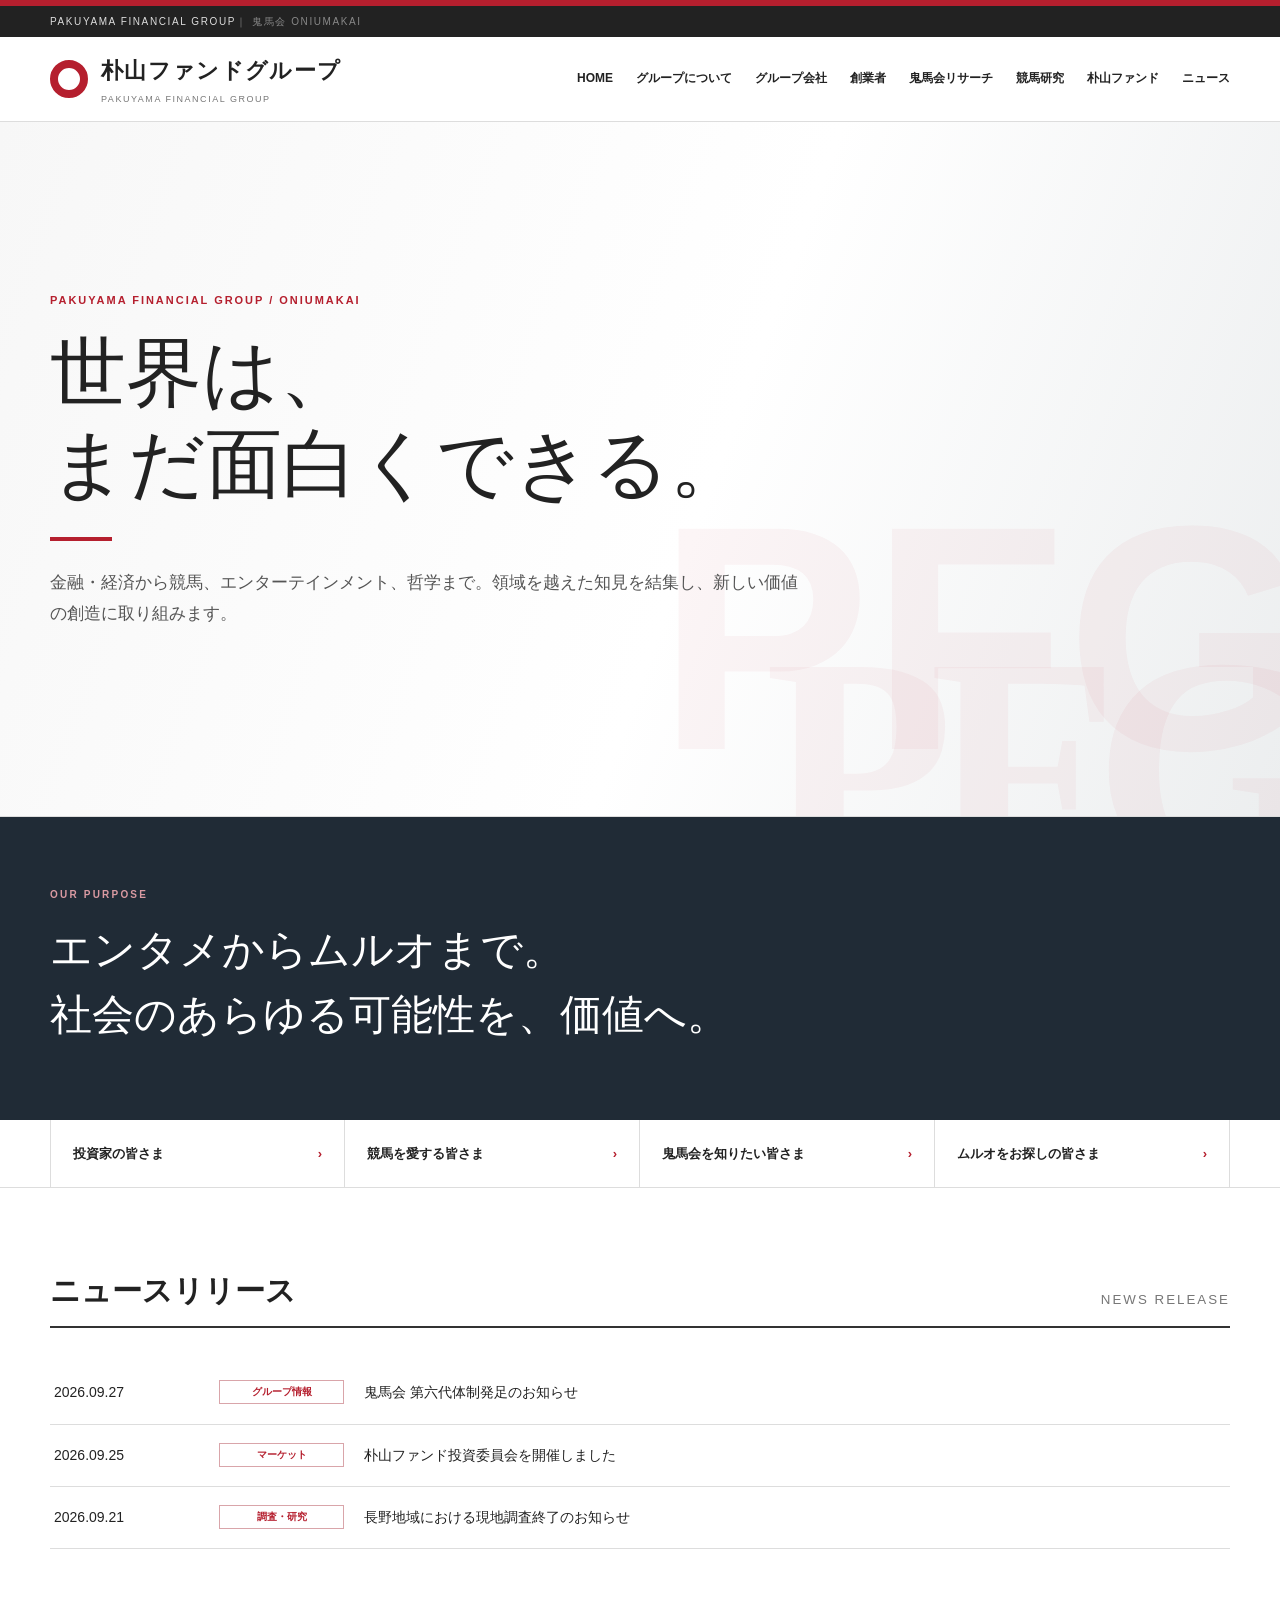
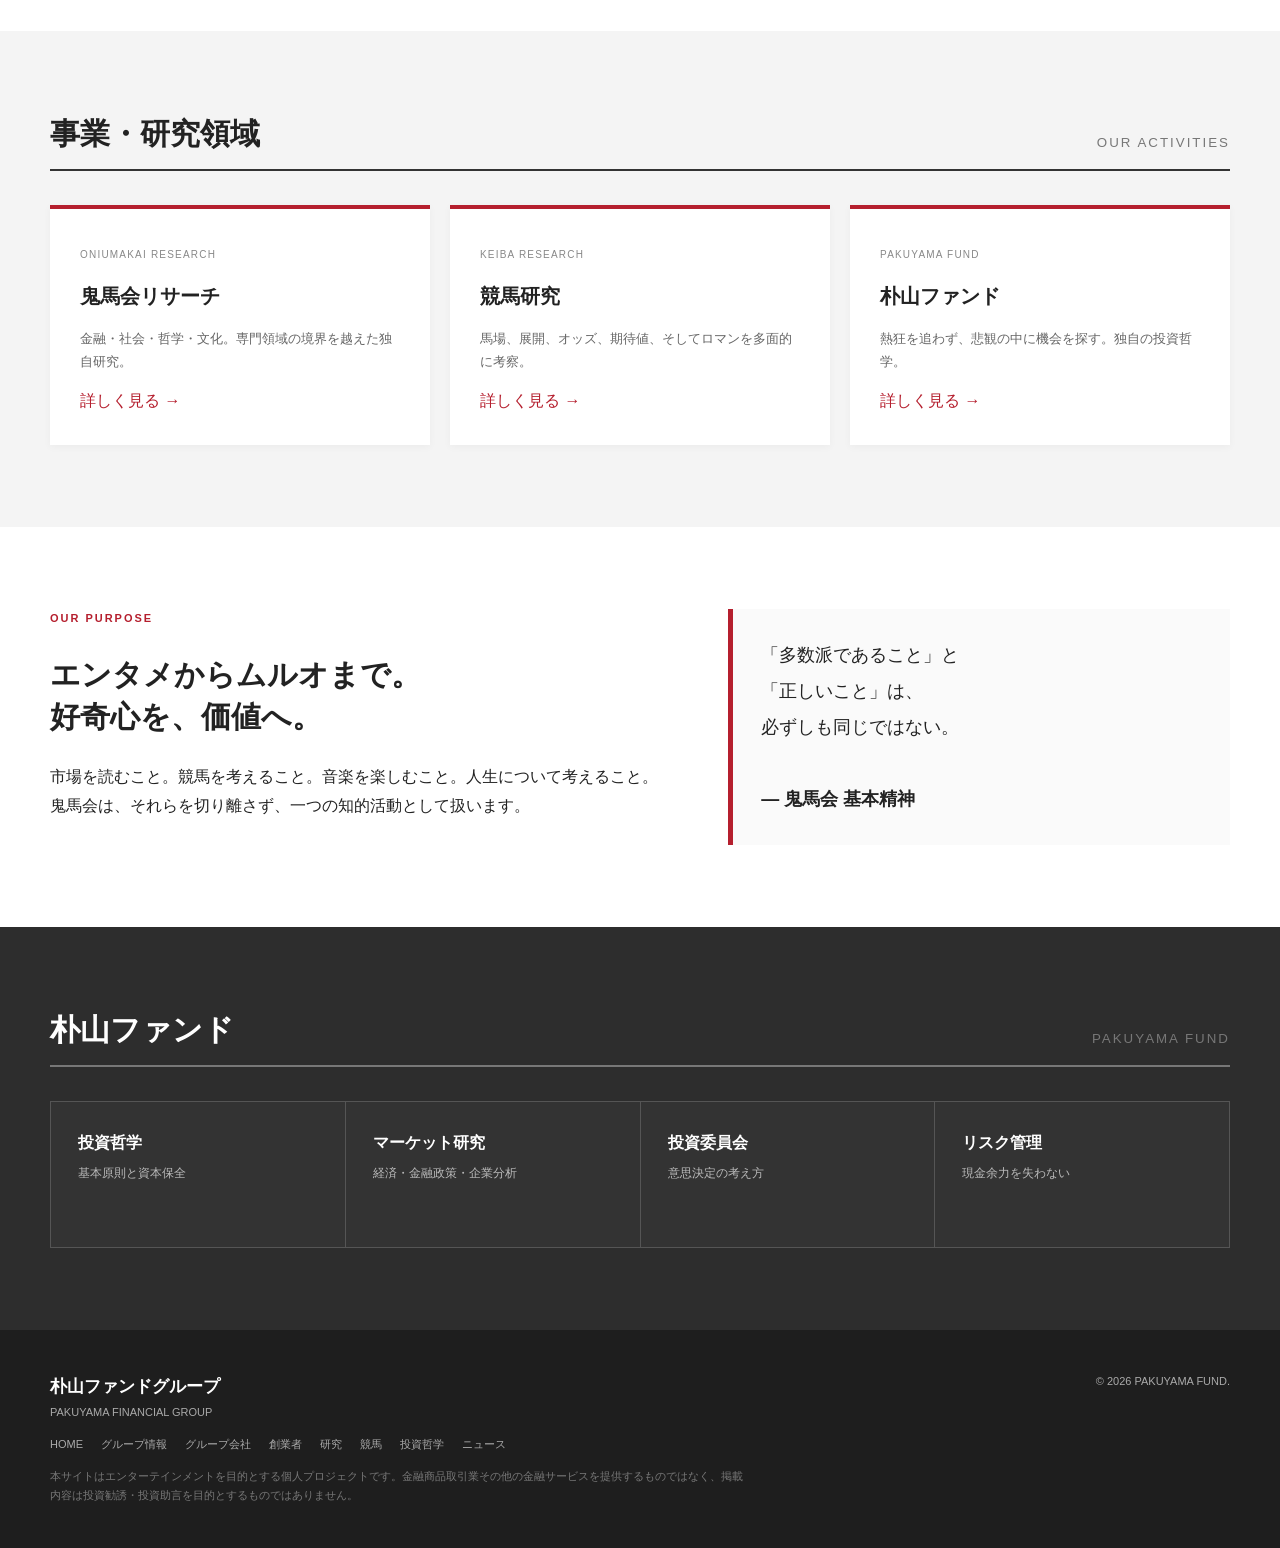
<file: index.html>
<!doctype html><html lang="ja"><head><meta charset="utf-8"><meta name="google-site-verification" content="Q7sUVF2catArh0vSzHpQg8W8boAnvfnslU_hJKiPABY" /><meta name="viewport" content="width=device-width,initial-scale=1"><title>鬼馬会 | 朴山ファンドグループ</title><link rel="stylesheet" href="style.css"></head><body><div class="topline"></div><div class="corpbar"><div class="wrap">PAKUYAMA FINANCIAL GROUP <span>｜ 鬼馬会 ONIUMAKAI</span></div></div><header><div class="wrap head"><a class="logo" href="index.html"><div class="mark"></div><div><strong>朴山ファンドグループ</strong><small>PAKUYAMA FINANCIAL GROUP</small></div></a><nav class="nav"><a href="index.html">HOME</a><a href="about.html">グループについて</a><a href="group.html">グループ会社</a><a href="founder.html">創業者</a><a href="research.html">鬼馬会リサーチ</a><a href="keiba.html">競馬研究</a><a href="fund.html">朴山ファンド</a><a href="news.html">ニュース</a></nav><div class="mobile">MENU</div></div></header><main><section class="hero mega"><div class="wrap hero-inner"><div><div class="eyebrow">PAKUYAMA FINANCIAL GROUP / ONIUMAKAI</div><h1>世界は、<br>まだ面白くできる。</h1><div class="redline"></div><p class="lead">金融・経済から競馬、エンターテインメント、哲学まで。領域を越えた知見を結集し、新しい価値の創造に取り組みます。</p></div></div></section><div class="group-message"><div class="wrap"><b>OUR PURPOSE</b><h2>エンタメからムルオまで。<br>社会のあらゆる可能性を、価値へ。</h2></div></div><div class="quick"><div class="wrap quick-grid"><a href="research.html">投資家の皆さま <span>›</span></a><a href="keiba.html">競馬を愛する皆さま <span>›</span></a><a href="about.html">鬼馬会を知りたい皆さま <span>›</span></a><a href="research.html">ムルオをお探しの皆さま <span>›</span></a></div></div><section><div class="wrap"><div class="sec-title"><h2>ニュースリリース</h2><small>NEWS RELEASE</small></div><div class="news-row"><time>2026.09.27</time><div class="tag">グループ情報</div><a href="news.html">鬼馬会 第六代体制発足のお知らせ</a></div><div class="news-row"><time>2026.09.25</time><div class="tag">マーケット</div><a href="news.html">朴山ファンド投資委員会を開催しました</a></div><div class="news-row"><time>2026.09.21</time><div class="tag">調査・研究</div><a href="news.html">長野地域における現地調査終了のお知らせ</a></div></div></section><section class="soft"><div class="wrap"><div class="sec-title"><h2>事業・研究領域</h2><small>OUR ACTIVITIES</small></div><div class="cards"><a class="card" href="research.html"><small>ONIUMAKAI RESEARCH</small><h3>鬼馬会リサーチ</h3><p>金融・社会・哲学・文化。専門領域の境界を越えた独自研究。</p><div class="arrow">詳しく見る →</div></a><a class="card" href="keiba.html"><small>KEIBA RESEARCH</small><h3>競馬研究</h3><p>馬場、展開、オッズ、期待値、そしてロマンを多面的に考察。</p><div class="arrow">詳しく見る →</div></a><a class="card" href="fund.html"><small>PAKUYAMA FUND</small><h3>朴山ファンド</h3><p>熱狂を追わず、悲観の中に機会を探す。独自の投資哲学。</p><div class="arrow">詳しく見る →</div></a></div></div></section><section><div class="wrap message"><div><div class="eyebrow">OUR PURPOSE</div><h2>エンタメからムルオまで。<br>好奇心を、価値へ。</h2><p>市場を読むこと。競馬を考えること。音楽を楽しむこと。人生について考えること。鬼馬会は、それらを切り離さず、一つの知的活動として扱います。</p></div><div class="quote">「多数派であること」と<br>「正しいこと」は、<br>必ずしも同じではない。<br><br><b>— 鬼馬会 基本精神</b></div></div></section><section class="dark"><div class="wrap"><div class="sec-title"><h2>朴山ファンド</h2><small>PAKUYAMA FUND</small></div><div class="tiles"><a class="tile" href="fund.html"><b>投資哲学</b><br><span>基本原則と資本保全</span></a><a class="tile" href="fund.html"><b>マーケット研究</b><br><span>経済・金融政策・企業分析</span></a><a class="tile" href="fund.html"><b>投資委員会</b><br><span>意思決定の考え方</span></a><a class="tile" href="fund.html"><b>リスク管理</b><br><span>現金余力を失わない</span></a></div></div></section></main><footer><div class="wrap foot"><div><strong>朴山ファンドグループ</strong><div>PAKUYAMA FINANCIAL GROUP</div><div class="footnav"><a href="index.html">HOME</a><a href="about.html">グループ情報</a><a href="group.html">グループ会社</a><a href="founder.html">創業者</a><a href="research.html">研究</a><a href="keiba.html">競馬</a><a href="fund.html">投資哲学</a><a href="news.html">ニュース</a></div><div class="disc">本サイトはエンターテインメントを目的とする個人プロジェクトです。金融商品取引業その他の金融サービスを提供するものではなく、掲載内容は投資勧誘・投資助言を目的とするものではありません。</div></div><div>© 2026 PAKUYAMA FUND.</div></div></footer></body></html>
</file>
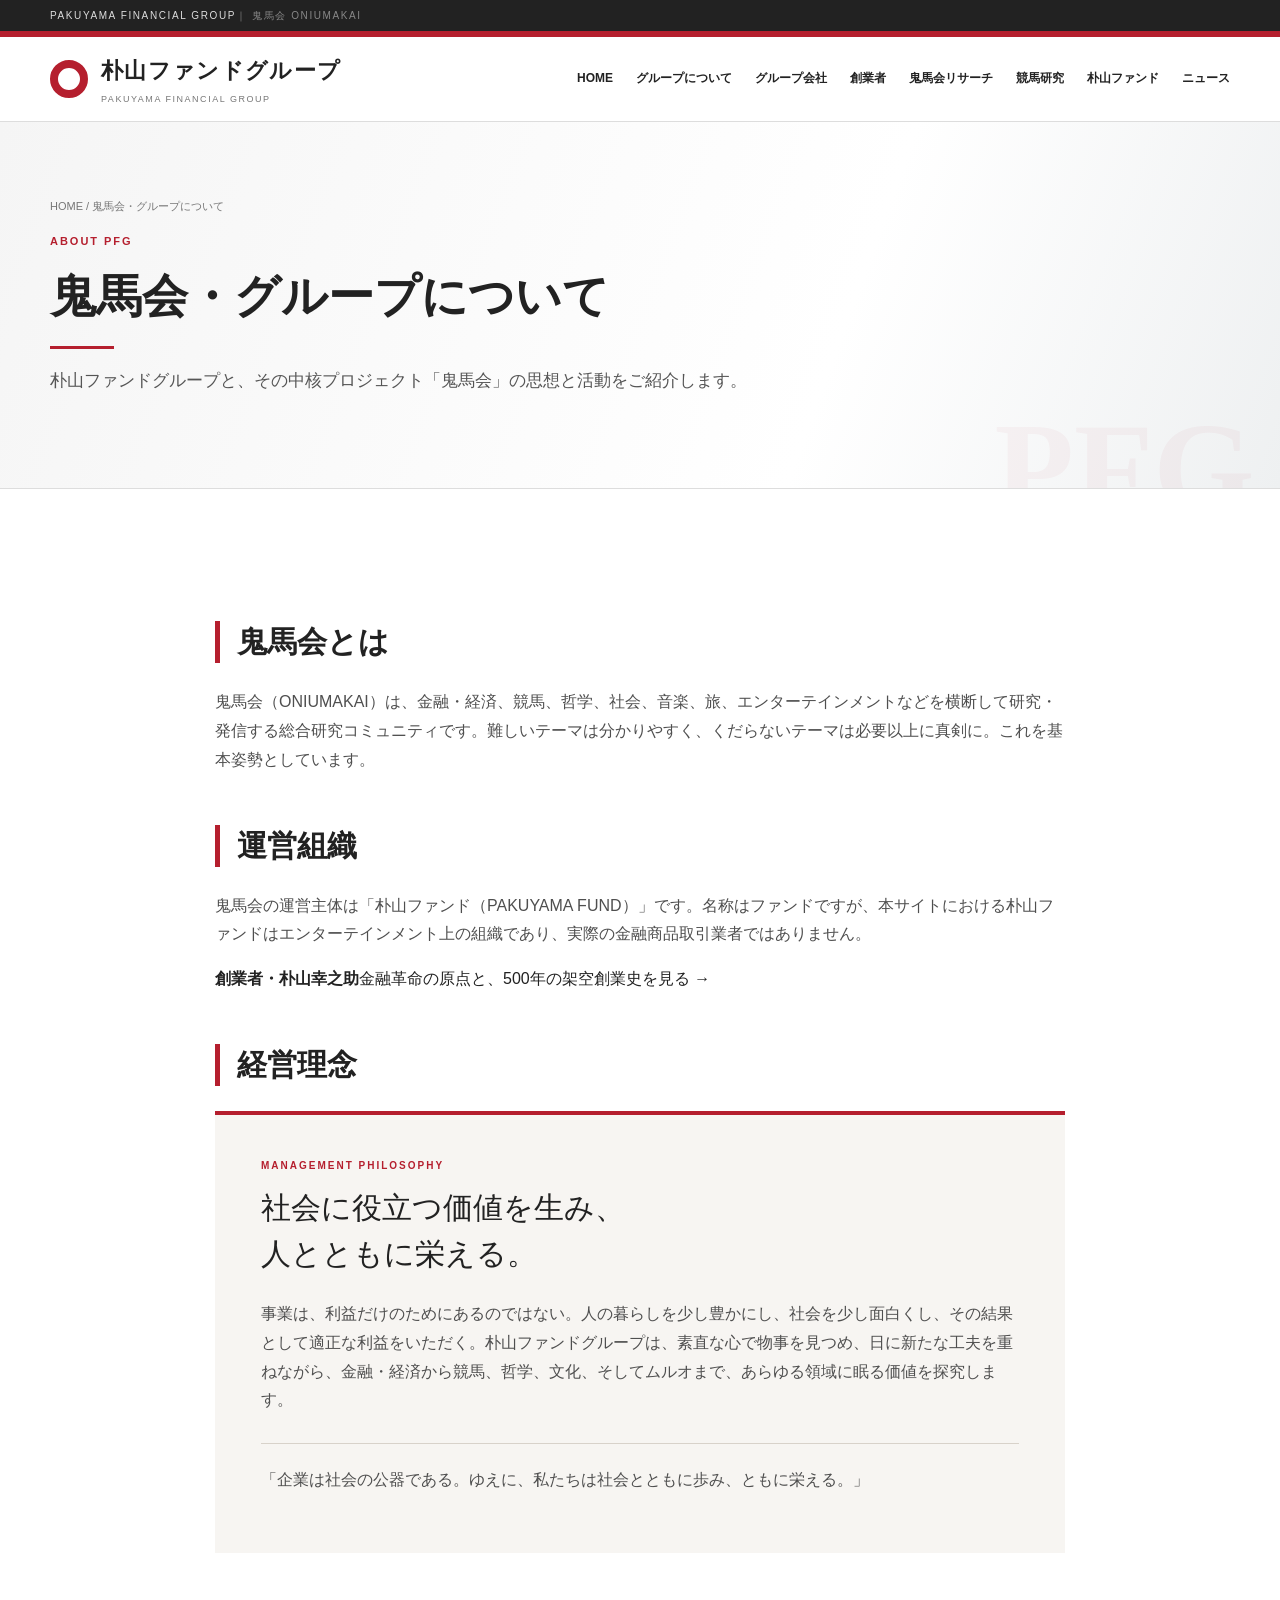
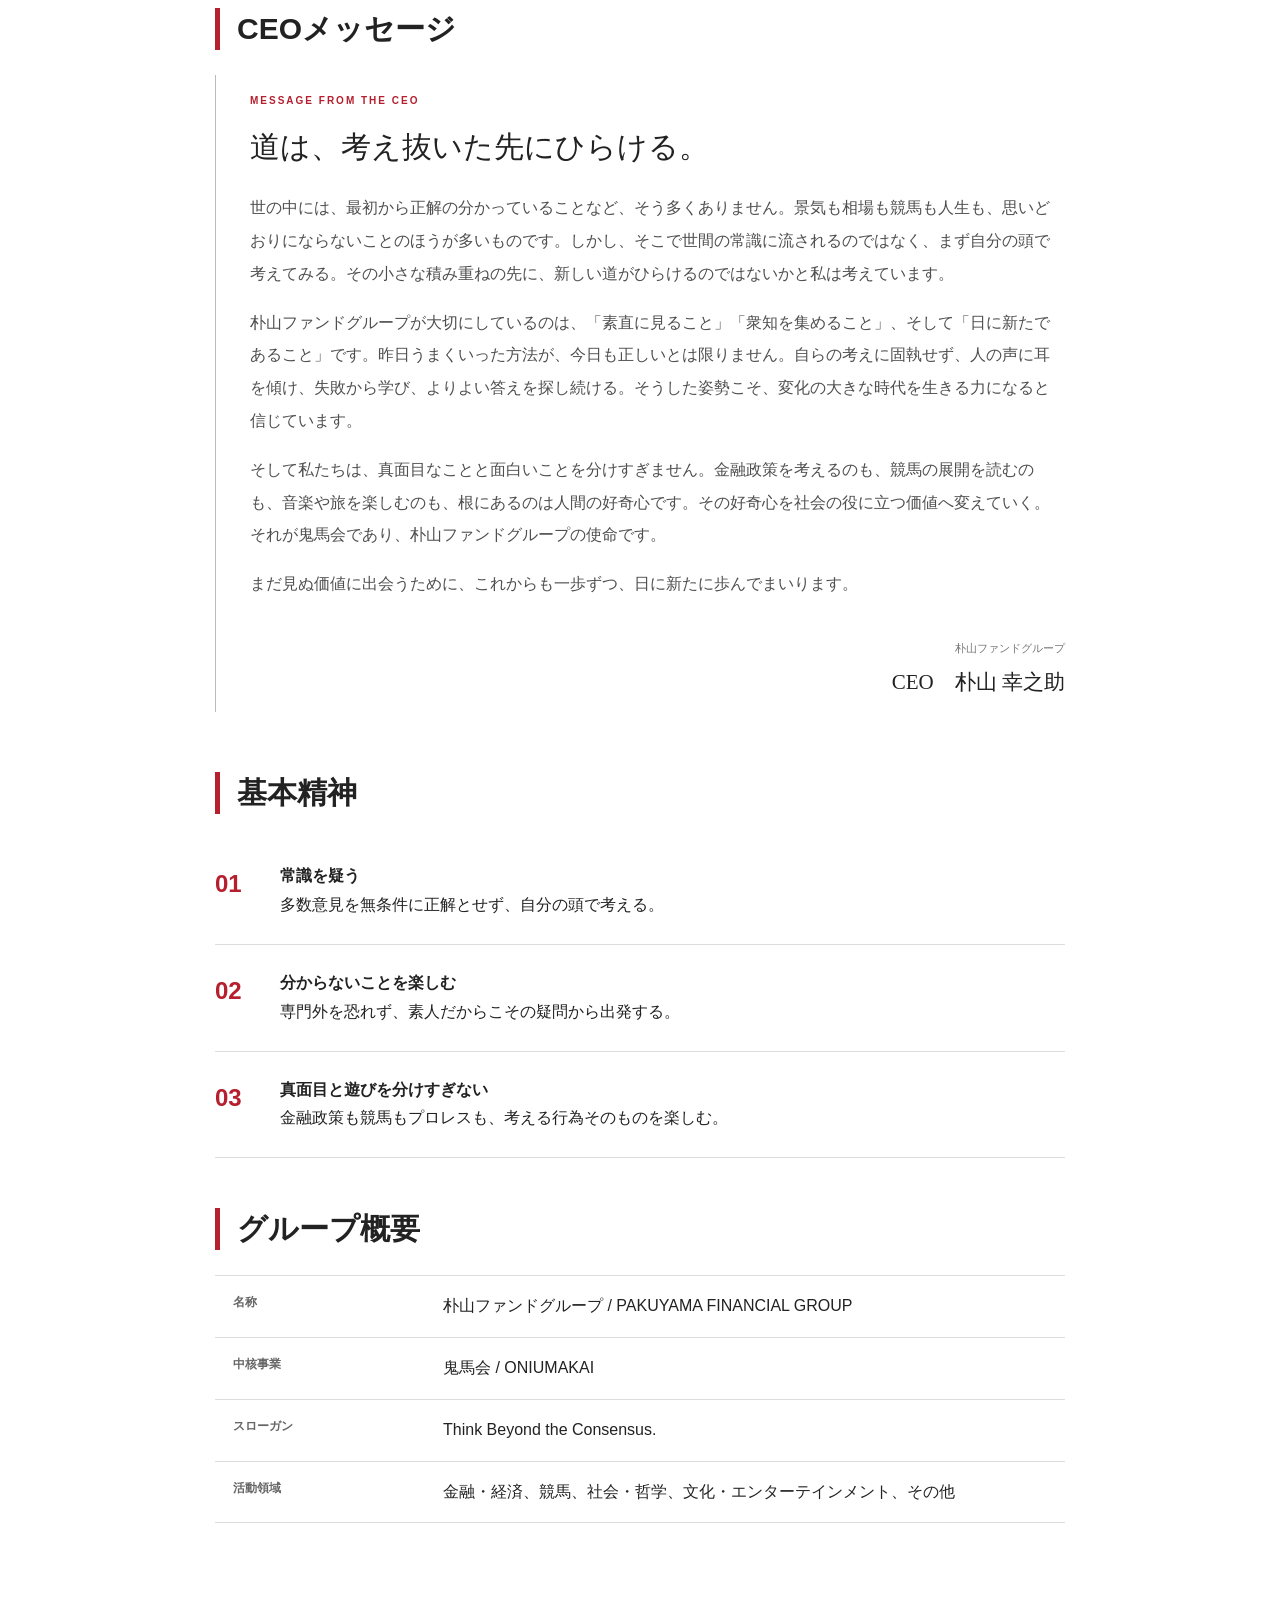
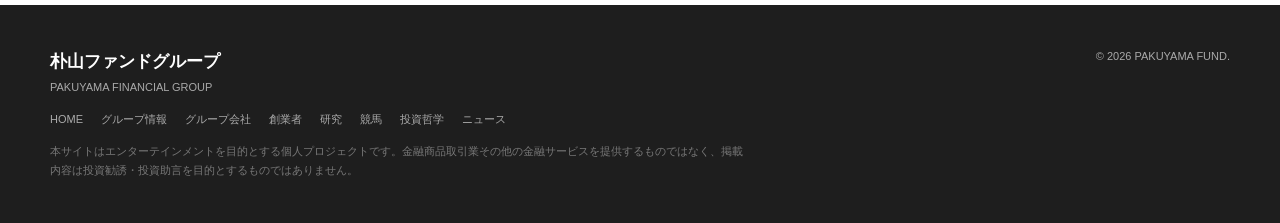
<file: about.html>
<!doctype html><html lang="ja"><head><meta charset="utf-8"><meta name="viewport" content="width=device-width,initial-scale=1"><title>グループについて | 朴山ファンドグループ</title><link rel="stylesheet" href="style.css"></head><body><div class="corpbar"><div class="wrap">PAKUYAMA FINANCIAL GROUP <span>｜ 鬼馬会 ONIUMAKAI</span></div></div><div class="topline"></div><header><div class="wrap head"><a class="logo" href="index.html"><div class="mark"></div><div><strong>朴山ファンドグループ</strong><small>PAKUYAMA FINANCIAL GROUP</small></div></a><nav class="nav"><a href="index.html">HOME</a><a href="about.html">グループについて</a><a href="group.html">グループ会社</a><a href="founder.html">創業者</a><a href="research.html">鬼馬会リサーチ</a><a href="keiba.html">競馬研究</a><a href="fund.html">朴山ファンド</a><a href="news.html">ニュース</a></nav><div class="mobile">MENU</div></div></header><div class="page-hero"><div class="wrap"><div class="breadcrumb"><a href="index.html">HOME</a> / 鬼馬会・グループについて</div><div class="eyebrow">ABOUT PFG</div><h1>鬼馬会・グループについて</h1><div class="page-accent"></div><p class="lead">朴山ファンドグループと、その中核プロジェクト「鬼馬会」の思想と活動をご紹介します。</p></div></div><main><section><div class="wrap article"><h2>鬼馬会とは</h2><p>鬼馬会（ONIUMAKAI）は、金融・経済、競馬、哲学、社会、音楽、旅、エンターテインメントなどを横断して研究・発信する総合研究コミュニティです。難しいテーマは分かりやすく、くだらないテーマは必要以上に真剣に。これを基本姿勢としています。</p><h2>運営組織</h2><p>鬼馬会の運営主体は「朴山ファンド（PAKUYAMA FUND）」です。名称はファンドですが、本サイトにおける朴山ファンドはエンターテインメント上の組織であり、実際の金融商品取引業者ではありません。</p><div class="founder-link"><a href="founder.html"><b>創業者・朴山幸之助</b><span>金融革命の原点と、500年の架空創業史を見る →</span></a></div><h2>経営理念</h2><div class="philosophy-box"><div class="philosophy-kicker">MANAGEMENT PHILOSOPHY</div><h3>社会に役立つ価値を生み、<br>人とともに栄える。</h3><p>事業は、利益だけのためにあるのではない。人の暮らしを少し豊かにし、社会を少し面白くし、その結果として適正な利益をいただく。朴山ファンドグループは、素直な心で物事を見つめ、日に新たな工夫を重ねながら、金融・経済から競馬、哲学、文化、そしてムルオまで、あらゆる領域に眠る価値を探究します。</p><p class="philosophy-line">「企業は社会の公器である。ゆえに、私たちは社会とともに歩み、ともに栄える。」</p></div><h2>CEOメッセージ</h2><div class="ceo-message"><div class="ceo-title"><small>MESSAGE FROM THE CEO</small><h3>道は、考え抜いた先にひらける。</h3></div><p>世の中には、最初から正解の分かっていることなど、そう多くありません。景気も相場も競馬も人生も、思いどおりにならないことのほうが多いものです。しかし、そこで世間の常識に流されるのではなく、まず自分の頭で考えてみる。その小さな積み重ねの先に、新しい道がひらけるのではないかと私は考えています。</p><p>朴山ファンドグループが大切にしているのは、「素直に見ること」「衆知を集めること」、そして「日に新たであること」です。昨日うまくいった方法が、今日も正しいとは限りません。自らの考えに固執せず、人の声に耳を傾け、失敗から学び、よりよい答えを探し続ける。そうした姿勢こそ、変化の大きな時代を生きる力になると信じています。</p><p>そして私たちは、真面目なことと面白いことを分けすぎません。金融政策を考えるのも、競馬の展開を読むのも、音楽や旅を楽しむのも、根にあるのは人間の好奇心です。その好奇心を社会の役に立つ価値へ変えていく。それが鬼馬会であり、朴山ファンドグループの使命です。</p><p>まだ見ぬ価値に出会うために、これからも一歩ずつ、日に新たに歩んでまいります。</p><div class="ceo-sign"><span>朴山ファンドグループ</span><b>CEO　朴山 幸之助</b></div></div><h2>基本精神</h2><div class="principles"><div class="principle"><div class="n">01</div><div><b>常識を疑う</b><br>多数意見を無条件に正解とせず、自分の頭で考える。</div></div><div class="principle"><div class="n">02</div><div><b>分からないことを楽しむ</b><br>専門外を恐れず、素人だからこその疑問から出発する。</div></div><div class="principle"><div class="n">03</div><div><b>真面目と遊びを分けすぎない</b><br>金融政策も競馬もプロレスも、考える行為そのものを楽しむ。</div></div></div><h2>グループ概要</h2><div class="profile"><div class="row"><b>名称</b><span>朴山ファンドグループ / PAKUYAMA FINANCIAL GROUP</span></div><div class="row"><b>中核事業</b><span>鬼馬会 / ONIUMAKAI</span></div><div class="row"><b>スローガン</b><span>Think Beyond the Consensus.</span></div><div class="row"><b>活動領域</b><span>金融・経済、競馬、社会・哲学、文化・エンターテインメント、その他</span></div></div></div></section></main><footer><div class="wrap foot"><div><strong>朴山ファンドグループ</strong><div>PAKUYAMA FINANCIAL GROUP</div><div class="footnav"><a href="index.html">HOME</a><a href="about.html">グループ情報</a><a href="group.html">グループ会社</a><a href="founder.html">創業者</a><a href="research.html">研究</a><a href="keiba.html">競馬</a><a href="fund.html">投資哲学</a><a href="news.html">ニュース</a></div><div class="disc">本サイトはエンターテインメントを目的とする個人プロジェクトです。金融商品取引業その他の金融サービスを提供するものではなく、掲載内容は投資勧誘・投資助言を目的とするものではありません。</div></div><div>© 2026 PAKUYAMA FUND.</div></div></footer></body></html>
</file>
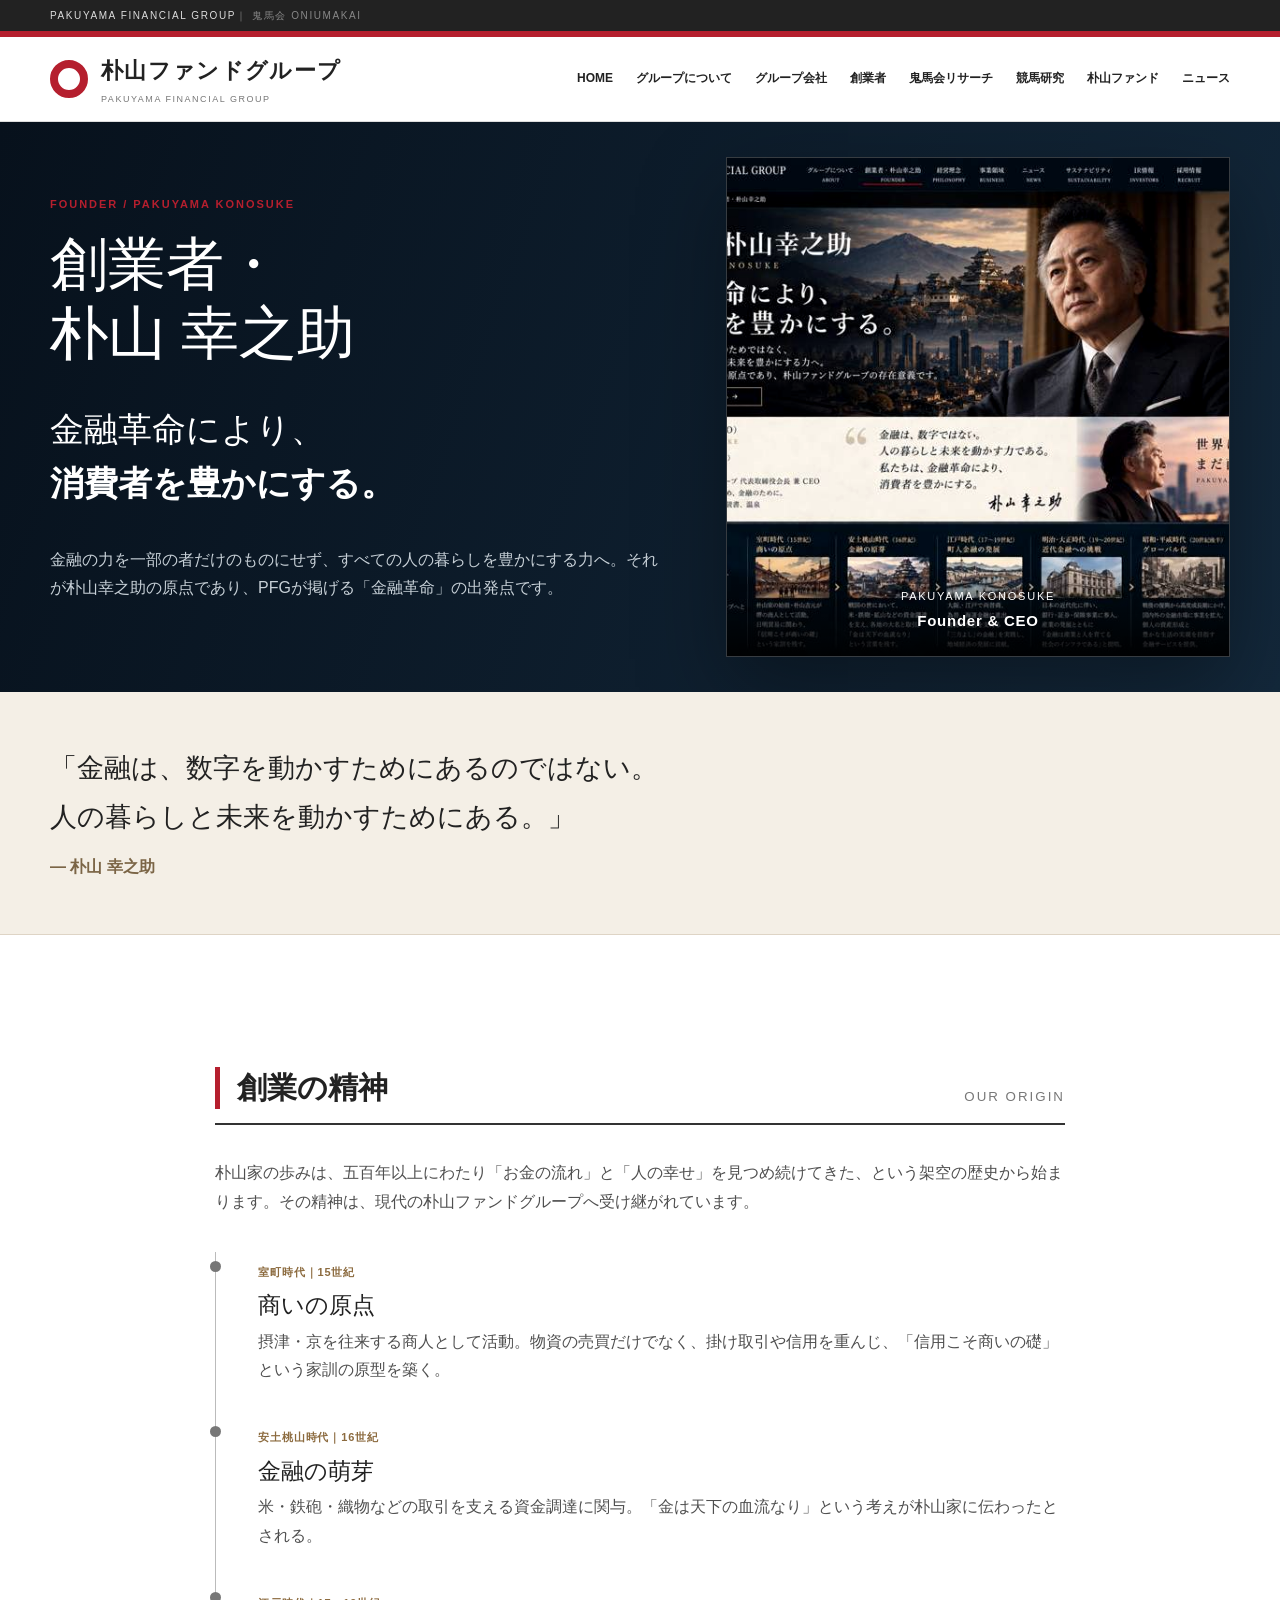
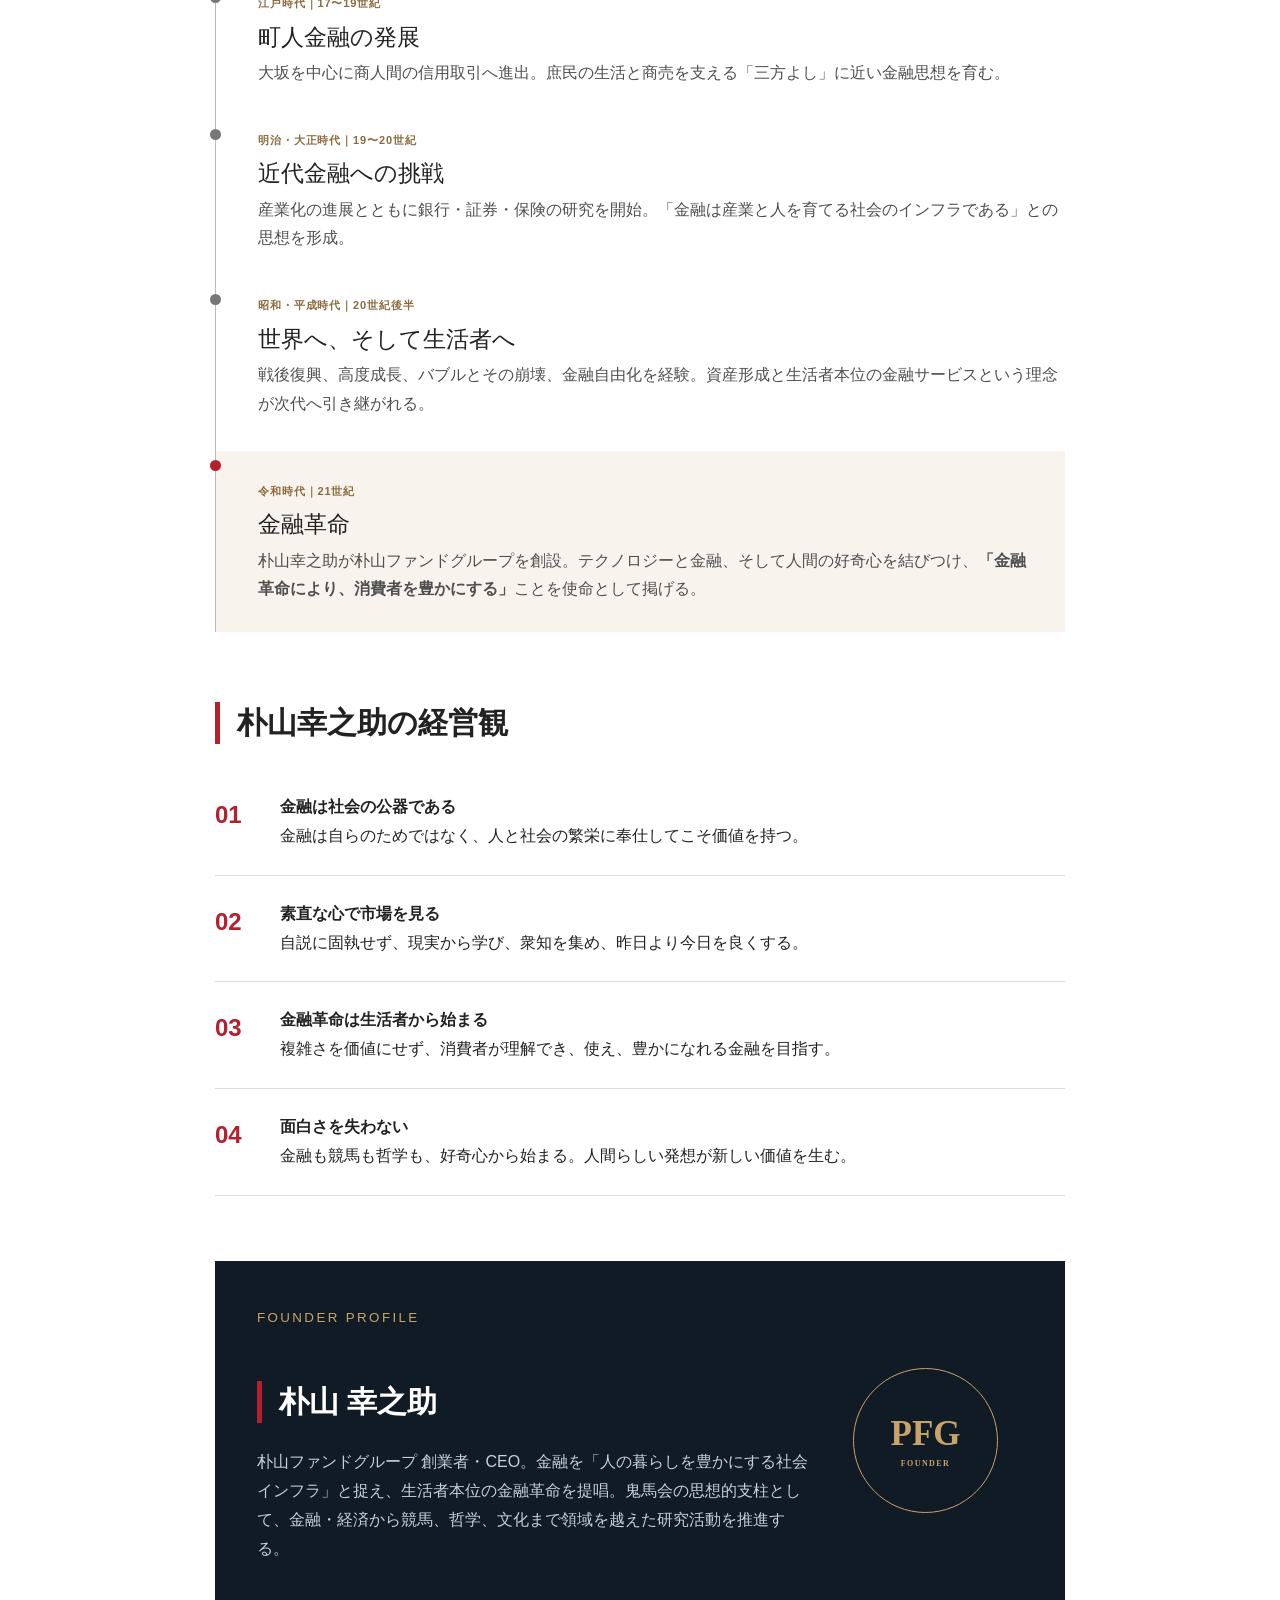
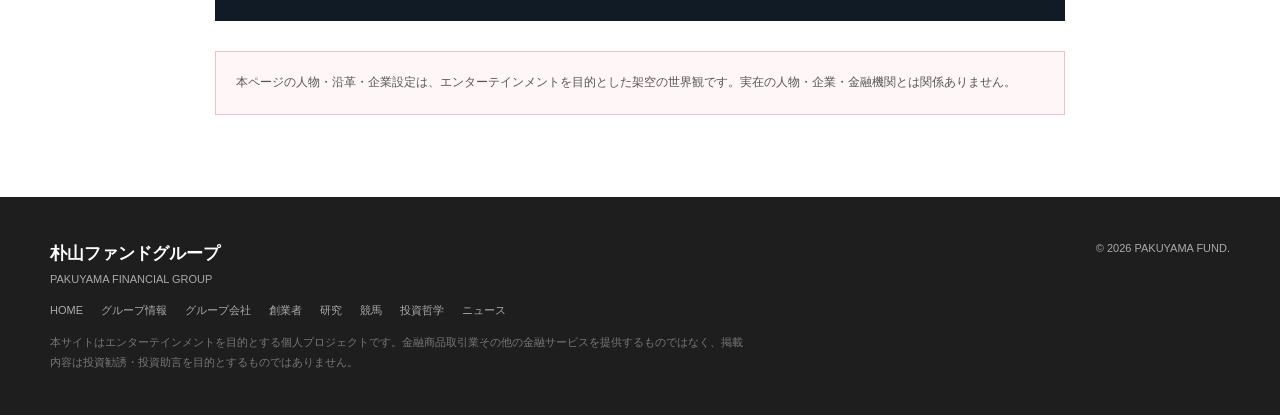
<file: founder.html>
<!doctype html><html lang="ja"><head><meta charset="utf-8"><meta name="viewport" content="width=device-width,initial-scale=1"><title>創業者・朴山幸之助 | 朴山ファンドグループ</title><link rel="stylesheet" href="style.css"></head><body class="founder-page"><div class="corpbar"><div class="wrap">PAKUYAMA FINANCIAL GROUP <span>｜ 鬼馬会 ONIUMAKAI</span></div></div><div class="topline"></div><header><div class="wrap head"><a class="logo" href="index.html"><div class="mark"></div><div><strong>朴山ファンドグループ</strong><small>PAKUYAMA FINANCIAL GROUP</small></div></a><nav class="nav"><a href="index.html">HOME</a><a href="about.html">グループについて</a><a href="group.html">グループ会社</a><a href="founder.html">創業者</a><a href="research.html">鬼馬会リサーチ</a><a href="keiba.html">競馬研究</a><a href="fund.html">朴山ファンド</a><a href="news.html">ニュース</a></nav><div class="mobile">MENU</div></div></header><main><section class="founder-hero"><div class="wrap founder-grid"><div><div class="eyebrow">FOUNDER / PAKUYAMA KONOSUKE</div><h1>創業者・<br>朴山 幸之助</h1><p class="founder-catch">金融革命により、<br><b>消費者を豊かにする。</b></p><p>金融の力を一部の者だけのものにせず、すべての人の暮らしを豊かにする力へ。それが朴山幸之助の原点であり、PFGが掲げる「金融革命」の出発点です。</p></div><div class="founder-portrait photo"><img src="founder.jpg" alt="創業者・朴山幸之助の架空人物ビジュアル"><div class="portrait-caption">PAKUYAMA KONOSUKE<br><b>Founder & CEO</b></div></div></div></section><section class="founder-quote"><div class="wrap"><p>「金融は、数字を動かすためにあるのではない。<br>人の暮らしと未来を動かすためにある。」</p><b>— 朴山 幸之助</b></div></section><section><div class="wrap article"><div class="sec-title"><h2>創業の精神</h2><small>OUR ORIGIN</small></div><p>朴山家の歩みは、五百年以上にわたり「お金の流れ」と「人の幸せ」を見つめ続けてきた、という架空の歴史から始まります。その精神は、現代の朴山ファンドグループへ受け継がれています。</p><div class="history"><div class="history-item"><time>室町時代｜15世紀</time><h3>商いの原点</h3><p>摂津・京を往来する商人として活動。物資の売買だけでなく、掛け取引や信用を重んじ、「信用こそ商いの礎」という家訓の原型を築く。</p></div><div class="history-item"><time>安土桃山時代｜16世紀</time><h3>金融の萌芽</h3><p>米・鉄砲・織物などの取引を支える資金調達に関与。「金は天下の血流なり」という考えが朴山家に伝わったとされる。</p></div><div class="history-item"><time>江戸時代｜17〜19世紀</time><h3>町人金融の発展</h3><p>大坂を中心に商人間の信用取引へ進出。庶民の生活と商売を支える「三方よし」に近い金融思想を育む。</p></div><div class="history-item"><time>明治・大正時代｜19〜20世紀</time><h3>近代金融への挑戦</h3><p>産業化の進展とともに銀行・証券・保険の研究を開始。「金融は産業と人を育てる社会のインフラである」との思想を形成。</p></div><div class="history-item"><time>昭和・平成時代｜20世紀後半</time><h3>世界へ、そして生活者へ</h3><p>戦後復興、高度成長、バブルとその崩壊、金融自由化を経験。資産形成と生活者本位の金融サービスという理念が次代へ引き継がれる。</p></div><div class="history-item highlight"><time>令和時代｜21世紀</time><h3>金融革命</h3><p>朴山幸之助が朴山ファンドグループを創設。テクノロジーと金融、そして人間の好奇心を結びつけ、<b>「金融革命により、消費者を豊かにする」</b>ことを使命として掲げる。</p></div></div><h2>朴山幸之助の経営観</h2><div class="principles"><div class="principle"><div class="n">01</div><div><b>金融は社会の公器である</b><br>金融は自らのためではなく、人と社会の繁栄に奉仕してこそ価値を持つ。</div></div><div class="principle"><div class="n">02</div><div><b>素直な心で市場を見る</b><br>自説に固執せず、現実から学び、衆知を集め、昨日より今日を良くする。</div></div><div class="principle"><div class="n">03</div><div><b>金融革命は生活者から始まる</b><br>複雑さを価値にせず、消費者が理解でき、使え、豊かになれる金融を目指す。</div></div><div class="principle"><div class="n">04</div><div><b>面白さを失わない</b><br>金融も競馬も哲学も、好奇心から始まる。人間らしい発想が新しい価値を生む。</div></div></div><div class="founder-profile"><div><small>FOUNDER PROFILE</small><h2>朴山 幸之助</h2><p>朴山ファンドグループ 創業者・CEO。金融を「人の暮らしを豊かにする社会インフラ」と捉え、生活者本位の金融革命を提唱。鬼馬会の思想的支柱として、金融・経済から競馬、哲学、文化まで領域を越えた研究活動を推進する。</p></div><div class="founder-seal">PFG<br><span>FOUNDER</span></div></div><div class="notice">本ページの人物・沿革・企業設定は、エンターテインメントを目的とした架空の世界観です。実在の人物・企業・金融機関とは関係ありません。</div></div></section></main><footer><div class="wrap foot"><div><strong>朴山ファンドグループ</strong><div>PAKUYAMA FINANCIAL GROUP</div><div class="footnav"><a href="index.html">HOME</a><a href="about.html">グループ情報</a><a href="group.html">グループ会社</a><a href="founder.html">創業者</a><a href="research.html">研究</a><a href="keiba.html">競馬</a><a href="fund.html">投資哲学</a><a href="news.html">ニュース</a></div><div class="disc">本サイトはエンターテインメントを目的とする個人プロジェクトです。金融商品取引業その他の金融サービスを提供するものではなく、掲載内容は投資勧誘・投資助言を目的とするものではありません。</div></div><div>© 2026 PAKUYAMA FUND.</div></div></footer></body></html>
</file>
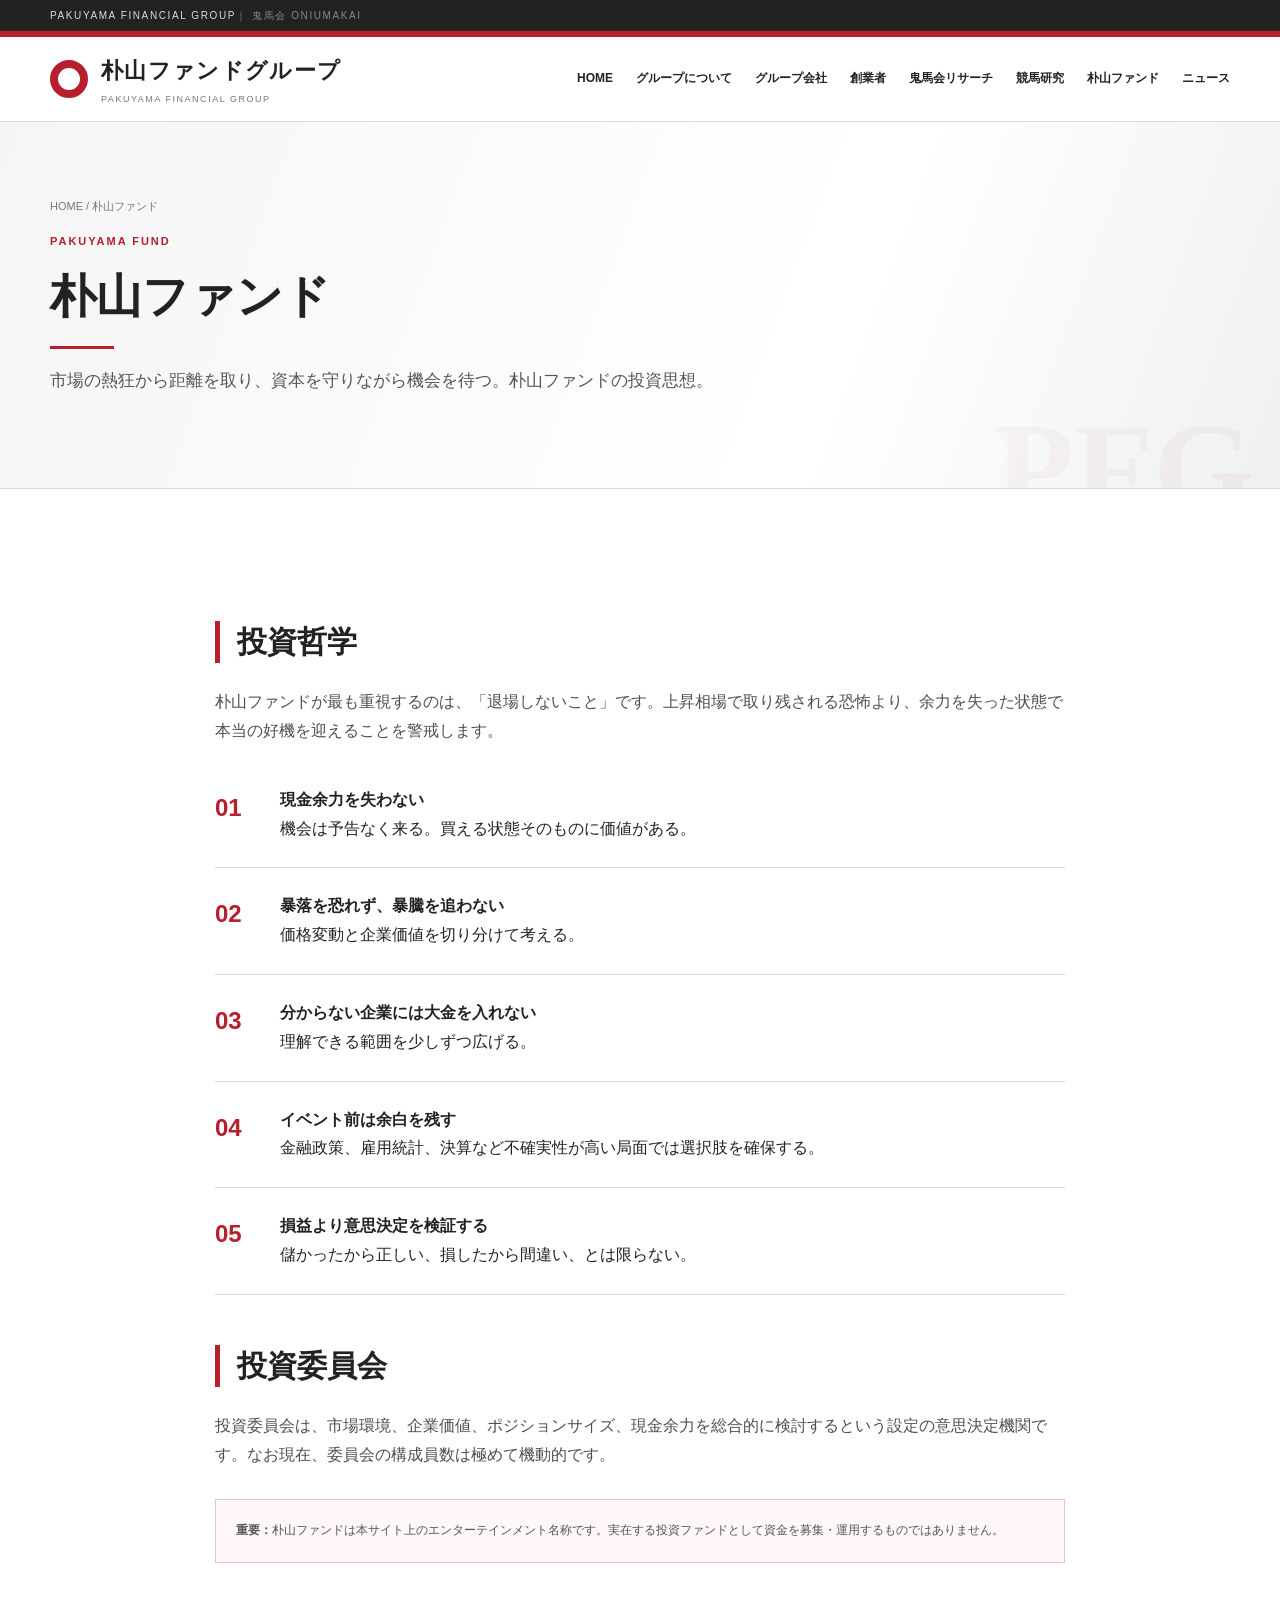
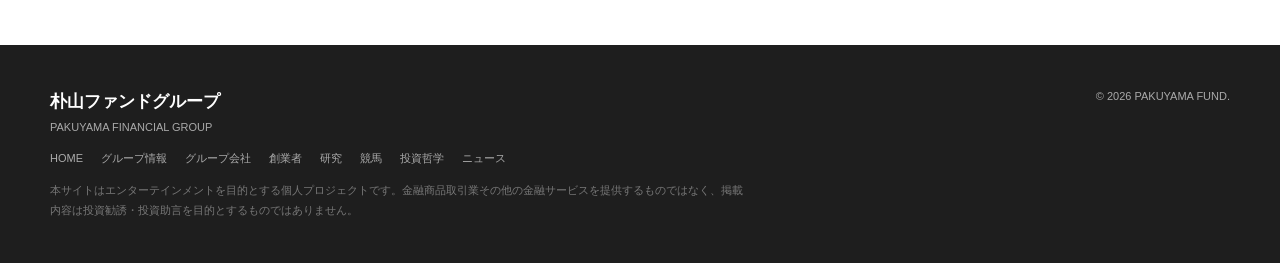
<file: fund.html>
<!doctype html><html lang="ja"><head><meta charset="utf-8"><meta name="viewport" content="width=device-width,initial-scale=1"><title>朴山ファンド | 朴山ファンドグループ</title><link rel="stylesheet" href="style.css"></head><body><div class="corpbar"><div class="wrap">PAKUYAMA FINANCIAL GROUP <span>｜ 鬼馬会 ONIUMAKAI</span></div></div><div class="topline"></div><header><div class="wrap head"><a class="logo" href="index.html"><div class="mark"></div><div><strong>朴山ファンドグループ</strong><small>PAKUYAMA FINANCIAL GROUP</small></div></a><nav class="nav"><a href="index.html">HOME</a><a href="about.html">グループについて</a><a href="group.html">グループ会社</a><a href="founder.html">創業者</a><a href="research.html">鬼馬会リサーチ</a><a href="keiba.html">競馬研究</a><a href="fund.html">朴山ファンド</a><a href="news.html">ニュース</a></nav><div class="mobile">MENU</div></div></header><div class="page-hero"><div class="wrap"><div class="breadcrumb"><a href="index.html">HOME</a> / 朴山ファンド</div><div class="eyebrow">PAKUYAMA FUND</div><h1>朴山ファンド</h1><div class="page-accent"></div><p class="lead">市場の熱狂から距離を取り、資本を守りながら機会を待つ。朴山ファンドの投資思想。</p></div></div><main><section><div class="wrap article"><h2>投資哲学</h2><p>朴山ファンドが最も重視するのは、「退場しないこと」です。上昇相場で取り残される恐怖より、余力を失った状態で本当の好機を迎えることを警戒します。</p><div class="principles"><div class="principle"><div class="n">01</div><div><b>現金余力を失わない</b><br>機会は予告なく来る。買える状態そのものに価値がある。</div></div><div class="principle"><div class="n">02</div><div><b>暴落を恐れず、暴騰を追わない</b><br>価格変動と企業価値を切り分けて考える。</div></div><div class="principle"><div class="n">03</div><div><b>分からない企業には大金を入れない</b><br>理解できる範囲を少しずつ広げる。</div></div><div class="principle"><div class="n">04</div><div><b>イベント前は余白を残す</b><br>金融政策、雇用統計、決算など不確実性が高い局面では選択肢を確保する。</div></div><div class="principle"><div class="n">05</div><div><b>損益より意思決定を検証する</b><br>儲かったから正しい、損したから間違い、とは限らない。</div></div></div><h2>投資委員会</h2><p>投資委員会は、市場環境、企業価値、ポジションサイズ、現金余力を総合的に検討するという設定の意思決定機関です。なお現在、委員会の構成員数は極めて機動的です。</p><div class="notice"><b>重要：</b>朴山ファンドは本サイト上のエンターテインメント名称です。実在する投資ファンドとして資金を募集・運用するものではありません。</div></div></section></main><footer><div class="wrap foot"><div><strong>朴山ファンドグループ</strong><div>PAKUYAMA FINANCIAL GROUP</div><div class="footnav"><a href="index.html">HOME</a><a href="about.html">グループ情報</a><a href="group.html">グループ会社</a><a href="founder.html">創業者</a><a href="research.html">研究</a><a href="keiba.html">競馬</a><a href="fund.html">投資哲学</a><a href="news.html">ニュース</a></div><div class="disc">本サイトはエンターテインメントを目的とする個人プロジェクトです。金融商品取引業その他の金融サービスを提供するものではなく、掲載内容は投資勧誘・投資助言を目的とするものではありません。</div></div><div>© 2026 PAKUYAMA FUND.</div></div></footer></body></html>
</file>
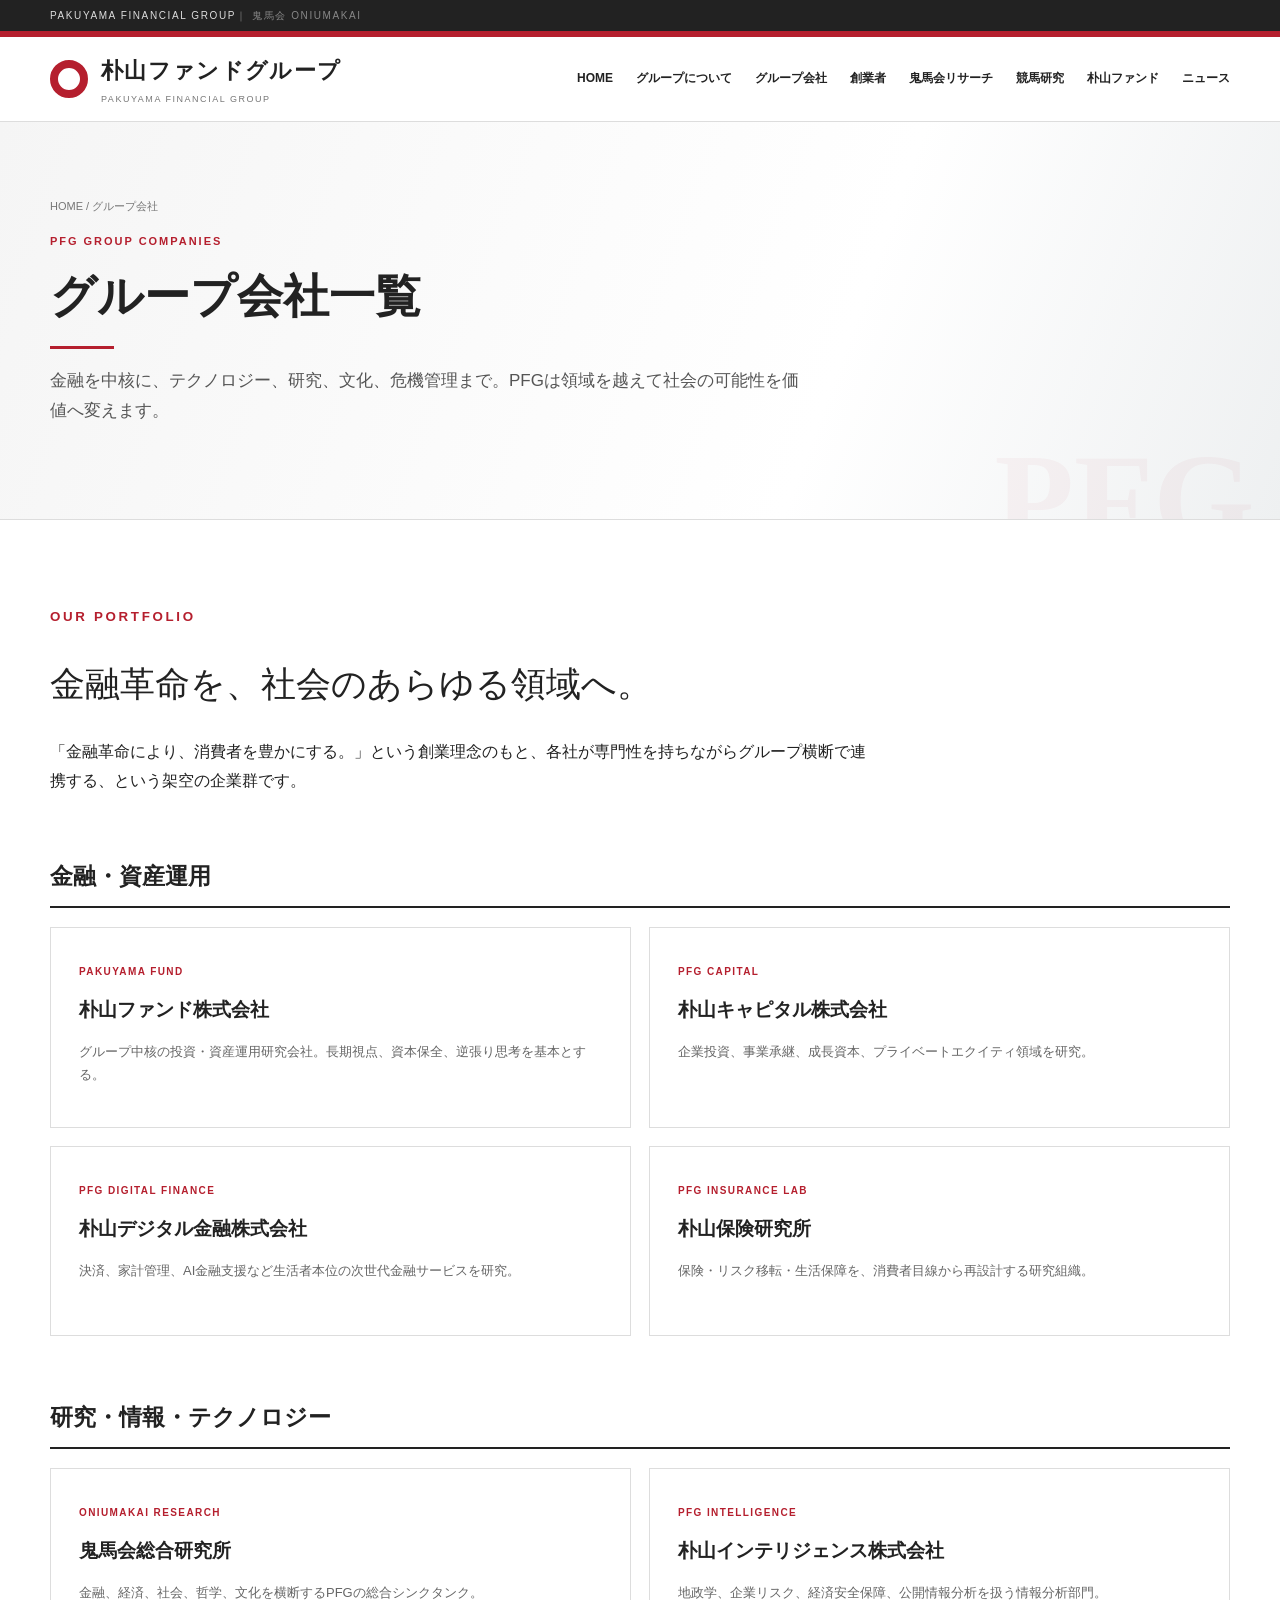
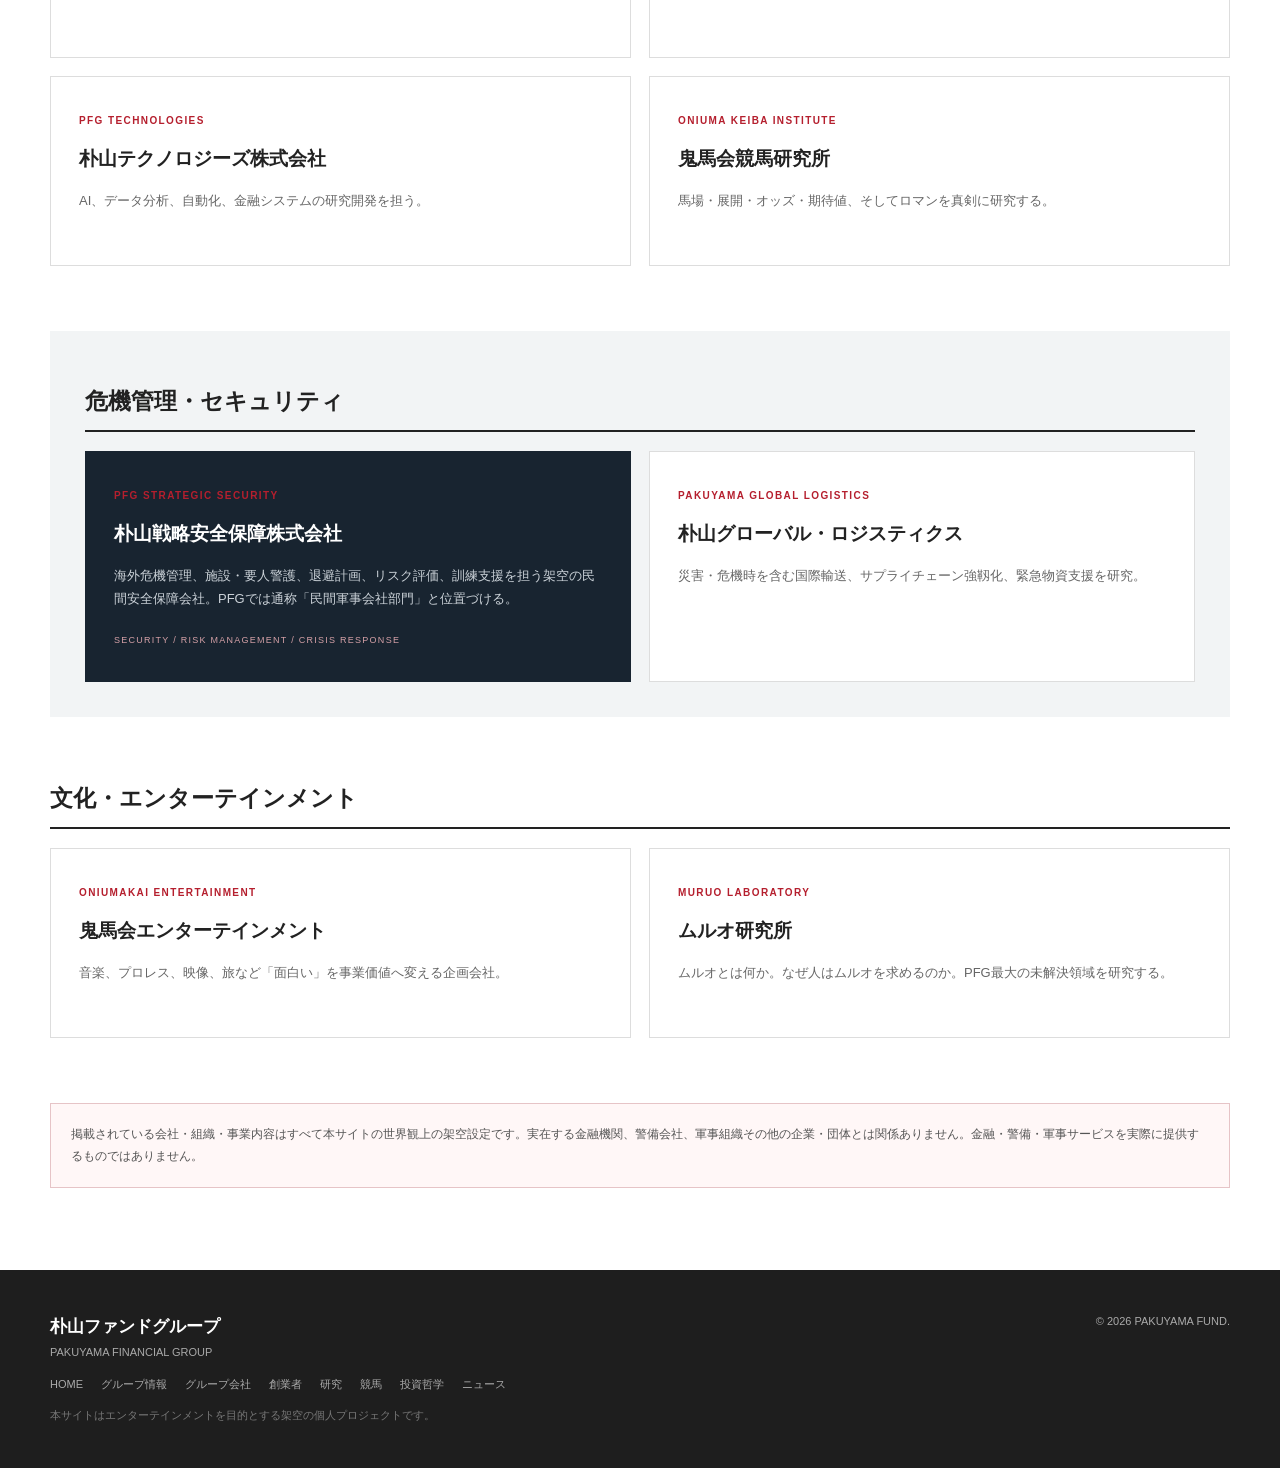
<file: group.html>
<!doctype html><html lang="ja"><head><meta charset="utf-8"><meta name="viewport" content="width=device-width,initial-scale=1"><title>グループ会社一覧 | 朴山ファンドグループ</title><link rel="stylesheet" href="style.css"></head><body><div class="corpbar"><div class="wrap">PAKUYAMA FINANCIAL GROUP <span>｜ 鬼馬会 ONIUMAKAI</span></div></div><div class="topline"></div><header><div class="wrap head"><a class="logo" href="index.html"><div class="mark"></div><div><strong>朴山ファンドグループ</strong><small>PAKUYAMA FINANCIAL GROUP</small></div></a><nav class="nav"><a href="index.html">HOME</a><a href="about.html">グループについて</a><a href="group.html">グループ会社</a><a href="founder.html">創業者</a><a href="research.html">鬼馬会リサーチ</a><a href="keiba.html">競馬研究</a><a href="fund.html">朴山ファンド</a><a href="news.html">ニュース</a></nav><div class="mobile">MENU</div></div></header><div class="page-hero"><div class="wrap"><div class="breadcrumb"><a href="index.html">HOME</a> / グループ会社</div><div class="eyebrow">PFG GROUP COMPANIES</div><h1>グループ会社一覧</h1><div class="page-accent"></div><p class="lead">金融を中核に、テクノロジー、研究、文化、危機管理まで。PFGは領域を越えて社会の可能性を価値へ変えます。</p></div></div><main><section><div class="wrap"><div class="group-intro"><small>OUR PORTFOLIO</small><h2>金融革命を、社会のあらゆる領域へ。</h2><p>「金融革命により、消費者を豊かにする。」という創業理念のもと、各社が専門性を持ちながらグループ横断で連携する、という架空の企業群です。</p></div><div class="company-section"><h2>金融・資産運用</h2><div class="company-grid"><article><b>PAKUYAMA FUND</b><h3>朴山ファンド株式会社</h3><p>グループ中核の投資・資産運用研究会社。長期視点、資本保全、逆張り思考を基本とする。</p></article><article><b>PFG CAPITAL</b><h3>朴山キャピタル株式会社</h3><p>企業投資、事業承継、成長資本、プライベートエクイティ領域を研究。</p></article><article><b>PFG DIGITAL FINANCE</b><h3>朴山デジタル金融株式会社</h3><p>決済、家計管理、AI金融支援など生活者本位の次世代金融サービスを研究。</p></article><article><b>PFG INSURANCE LAB</b><h3>朴山保険研究所</h3><p>保険・リスク移転・生活保障を、消費者目線から再設計する研究組織。</p></article></div></div><div class="company-section"><h2>研究・情報・テクノロジー</h2><div class="company-grid"><article><b>ONIUMAKAI RESEARCH</b><h3>鬼馬会総合研究所</h3><p>金融、経済、社会、哲学、文化を横断するPFGの総合シンクタンク。</p></article><article><b>PFG INTELLIGENCE</b><h3>朴山インテリジェンス株式会社</h3><p>地政学、企業リスク、経済安全保障、公開情報分析を扱う情報分析部門。</p></article><article><b>PFG TECHNOLOGIES</b><h3>朴山テクノロジーズ株式会社</h3><p>AI、データ分析、自動化、金融システムの研究開発を担う。</p></article><article><b>ONIUMA KEIBA INSTITUTE</b><h3>鬼馬会競馬研究所</h3><p>馬場・展開・オッズ・期待値、そしてロマンを真剣に研究する。</p></article></div></div><div class="company-section security"><h2>危機管理・セキュリティ</h2><div class="company-grid"><article class="flagship"><b>PFG STRATEGIC SECURITY</b><h3>朴山戦略安全保障株式会社</h3><p>海外危機管理、施設・要人警護、退避計画、リスク評価、訓練支援を担う架空の民間安全保障会社。PFGでは通称「民間軍事会社部門」と位置づける。</p><span>SECURITY / RISK MANAGEMENT / CRISIS RESPONSE</span></article><article><b>PAKUYAMA GLOBAL LOGISTICS</b><h3>朴山グローバル・ロジスティクス</h3><p>災害・危機時を含む国際輸送、サプライチェーン強靱化、緊急物資支援を研究。</p></article></div></div><div class="company-section"><h2>文化・エンターテインメント</h2><div class="company-grid"><article><b>ONIUMAKAI ENTERTAINMENT</b><h3>鬼馬会エンターテインメント</h3><p>音楽、プロレス、映像、旅など「面白い」を事業価値へ変える企画会社。</p></article><article><b>MURUO LABORATORY</b><h3>ムルオ研究所</h3><p>ムルオとは何か。なぜ人はムルオを求めるのか。PFG最大の未解決領域を研究する。</p></article></div></div><div class="notice">掲載されている会社・組織・事業内容はすべて本サイトの世界観上の架空設定です。実在する金融機関、警備会社、軍事組織その他の企業・団体とは関係ありません。金融・警備・軍事サービスを実際に提供するものではありません。</div></div></section></main><footer><div class="wrap foot"><div><strong>朴山ファンドグループ</strong><div>PAKUYAMA FINANCIAL GROUP</div><div class="footnav"><a href="index.html">HOME</a><a href="about.html">グループ情報</a><a href="group.html">グループ会社</a><a href="founder.html">創業者</a><a href="research.html">研究</a><a href="keiba.html">競馬</a><a href="fund.html">投資哲学</a><a href="news.html">ニュース</a></div><div class="disc">本サイトはエンターテインメントを目的とする架空の個人プロジェクトです。</div></div><div>© 2026 PAKUYAMA FUND.</div></div></footer></body></html>
</file>
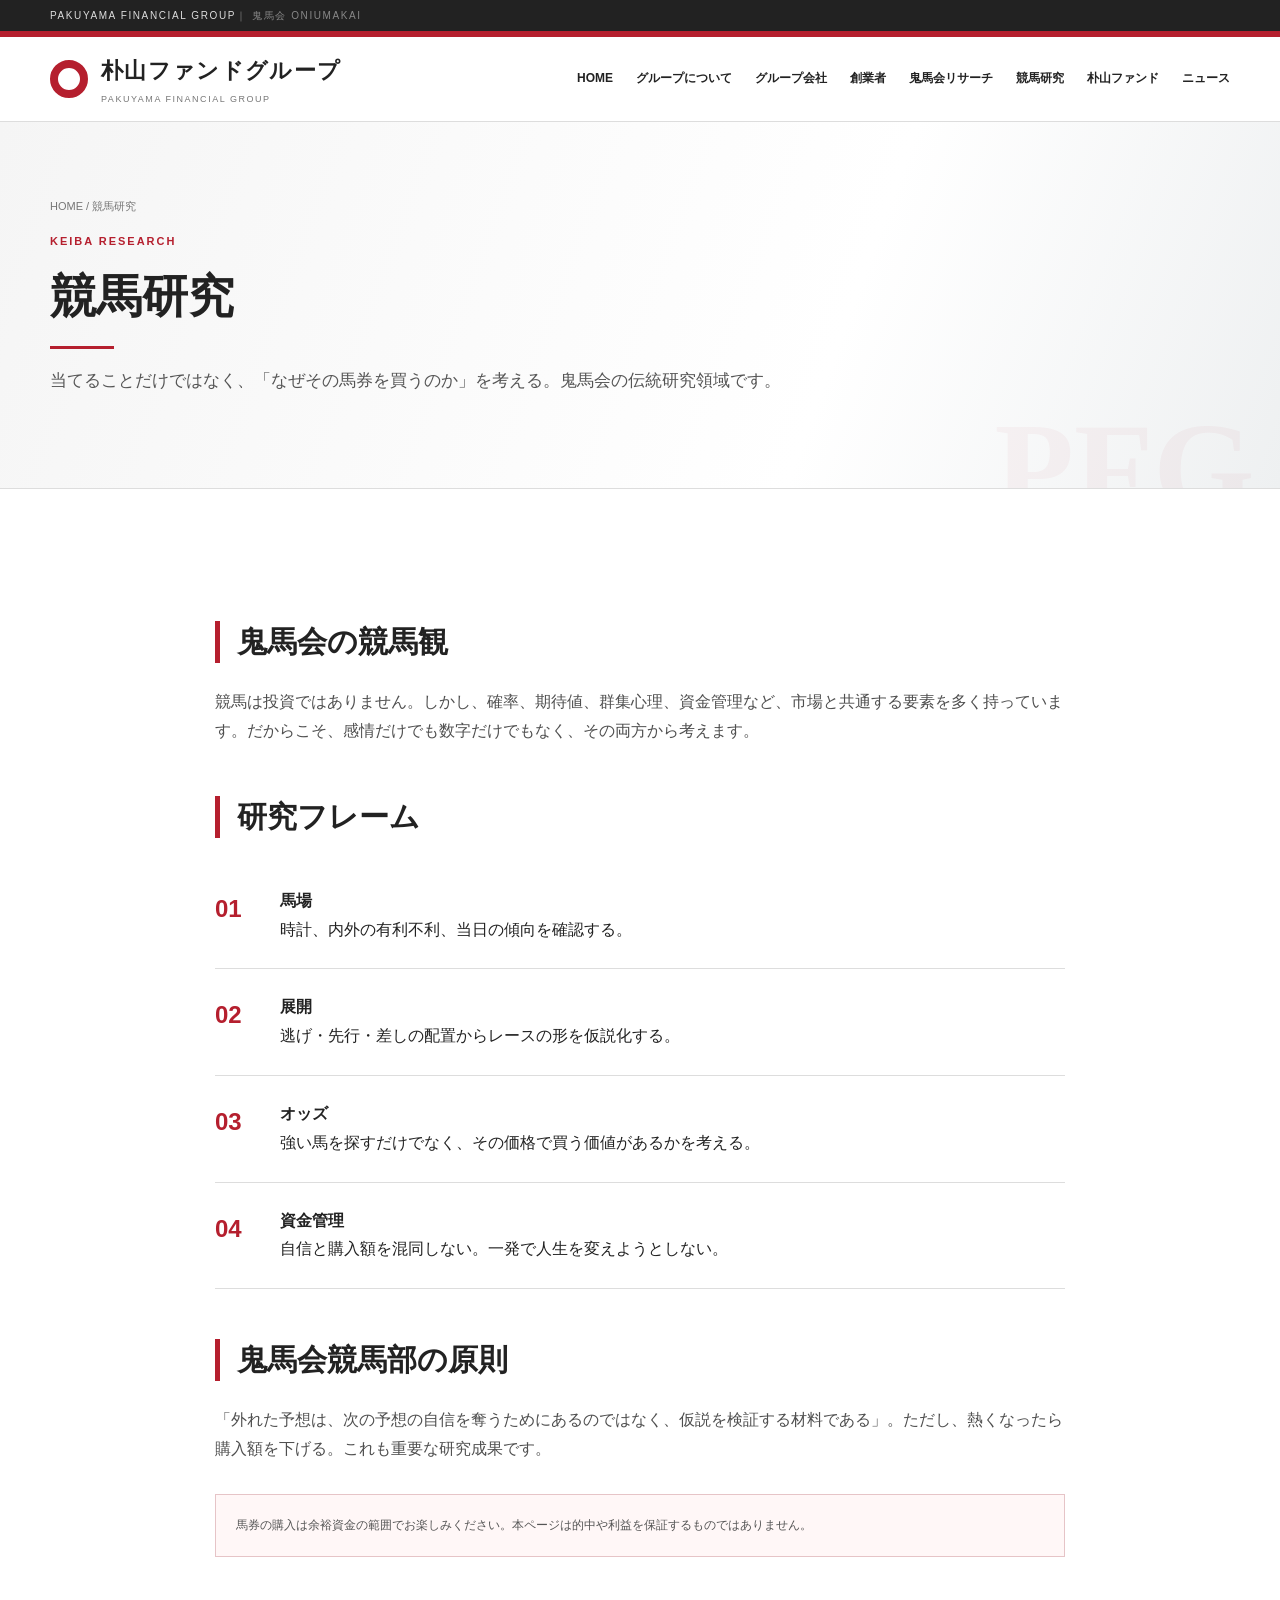
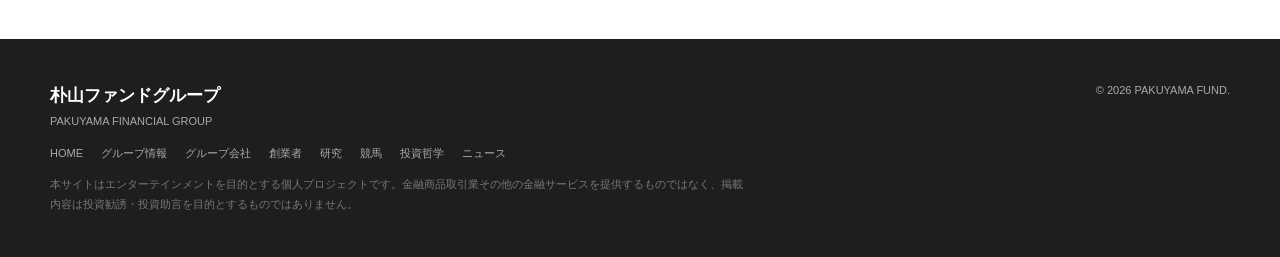
<file: keiba.html>
<!doctype html><html lang="ja"><head><meta charset="utf-8"><meta name="viewport" content="width=device-width,initial-scale=1"><title>競馬研究 | 朴山ファンドグループ</title><link rel="stylesheet" href="style.css"></head><body><div class="corpbar"><div class="wrap">PAKUYAMA FINANCIAL GROUP <span>｜ 鬼馬会 ONIUMAKAI</span></div></div><div class="topline"></div><header><div class="wrap head"><a class="logo" href="index.html"><div class="mark"></div><div><strong>朴山ファンドグループ</strong><small>PAKUYAMA FINANCIAL GROUP</small></div></a><nav class="nav"><a href="index.html">HOME</a><a href="about.html">グループについて</a><a href="group.html">グループ会社</a><a href="founder.html">創業者</a><a href="research.html">鬼馬会リサーチ</a><a href="keiba.html">競馬研究</a><a href="fund.html">朴山ファンド</a><a href="news.html">ニュース</a></nav><div class="mobile">MENU</div></div></header><div class="page-hero"><div class="wrap"><div class="breadcrumb"><a href="index.html">HOME</a> / 競馬研究</div><div class="eyebrow">KEIBA RESEARCH</div><h1>競馬研究</h1><div class="page-accent"></div><p class="lead">当てることだけではなく、「なぜその馬券を買うのか」を考える。鬼馬会の伝統研究領域です。</p></div></div><main><section><div class="wrap article"><h2>鬼馬会の競馬観</h2><p>競馬は投資ではありません。しかし、確率、期待値、群集心理、資金管理など、市場と共通する要素を多く持っています。だからこそ、感情だけでも数字だけでもなく、その両方から考えます。</p><h2>研究フレーム</h2><div class="principles"><div class="principle"><div class="n">01</div><div><b>馬場</b><br>時計、内外の有利不利、当日の傾向を確認する。</div></div><div class="principle"><div class="n">02</div><div><b>展開</b><br>逃げ・先行・差しの配置からレースの形を仮説化する。</div></div><div class="principle"><div class="n">03</div><div><b>オッズ</b><br>強い馬を探すだけでなく、その価格で買う価値があるかを考える。</div></div><div class="principle"><div class="n">04</div><div><b>資金管理</b><br>自信と購入額を混同しない。一発で人生を変えようとしない。</div></div></div><h2>鬼馬会競馬部の原則</h2><p>「外れた予想は、次の予想の自信を奪うためにあるのではなく、仮説を検証する材料である」。ただし、熱くなったら購入額を下げる。これも重要な研究成果です。</p><div class="notice">馬券の購入は余裕資金の範囲でお楽しみください。本ページは的中や利益を保証するものではありません。</div></div></section></main><footer><div class="wrap foot"><div><strong>朴山ファンドグループ</strong><div>PAKUYAMA FINANCIAL GROUP</div><div class="footnav"><a href="index.html">HOME</a><a href="about.html">グループ情報</a><a href="group.html">グループ会社</a><a href="founder.html">創業者</a><a href="research.html">研究</a><a href="keiba.html">競馬</a><a href="fund.html">投資哲学</a><a href="news.html">ニュース</a></div><div class="disc">本サイトはエンターテインメントを目的とする個人プロジェクトです。金融商品取引業その他の金融サービスを提供するものではなく、掲載内容は投資勧誘・投資助言を目的とするものではありません。</div></div><div>© 2026 PAKUYAMA FUND.</div></div></footer></body></html>
</file>
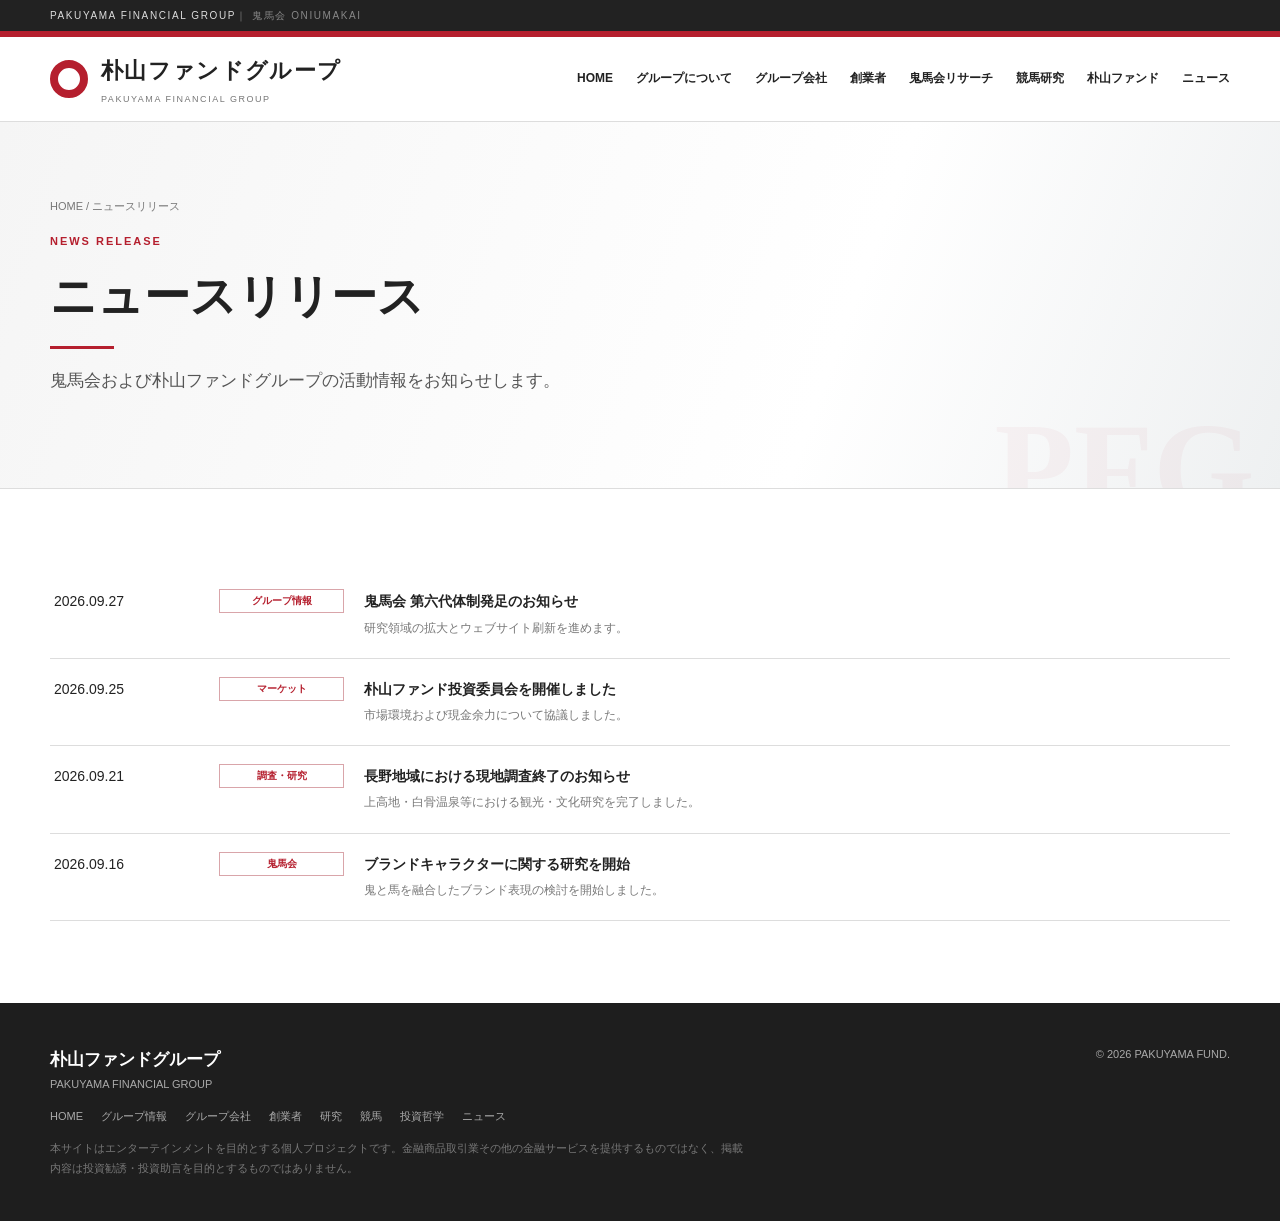
<file: news.html>
<!doctype html><html lang="ja"><head><meta charset="utf-8"><meta name="viewport" content="width=device-width,initial-scale=1"><title>ニュース | 朴山ファンドグループ</title><link rel="stylesheet" href="style.css"></head><body><div class="corpbar"><div class="wrap">PAKUYAMA FINANCIAL GROUP <span>｜ 鬼馬会 ONIUMAKAI</span></div></div><div class="topline"></div><header><div class="wrap head"><a class="logo" href="index.html"><div class="mark"></div><div><strong>朴山ファンドグループ</strong><small>PAKUYAMA FINANCIAL GROUP</small></div></a><nav class="nav"><a href="index.html">HOME</a><a href="about.html">グループについて</a><a href="group.html">グループ会社</a><a href="founder.html">創業者</a><a href="research.html">鬼馬会リサーチ</a><a href="keiba.html">競馬研究</a><a href="fund.html">朴山ファンド</a><a href="news.html">ニュース</a></nav><div class="mobile">MENU</div></div></header><div class="page-hero"><div class="wrap"><div class="breadcrumb"><a href="index.html">HOME</a> / ニュースリリース</div><div class="eyebrow">NEWS RELEASE</div><h1>ニュースリリース</h1><div class="page-accent"></div><p class="lead">鬼馬会および朴山ファンドグループの活動情報をお知らせします。</p></div></div><main><section><div class="wrap"><div class="news-row"><time>2026.09.27</time><div class="tag">グループ情報</div><div><b>鬼馬会 第六代体制発足のお知らせ</b><br><span style="color:#777;font-size:12px">研究領域の拡大とウェブサイト刷新を進めます。</span></div></div><div class="news-row"><time>2026.09.25</time><div class="tag">マーケット</div><div><b>朴山ファンド投資委員会を開催しました</b><br><span style="color:#777;font-size:12px">市場環境および現金余力について協議しました。</span></div></div><div class="news-row"><time>2026.09.21</time><div class="tag">調査・研究</div><div><b>長野地域における現地調査終了のお知らせ</b><br><span style="color:#777;font-size:12px">上高地・白骨温泉等における観光・文化研究を完了しました。</span></div></div><div class="news-row"><time>2026.09.16</time><div class="tag">鬼馬会</div><div><b>ブランドキャラクターに関する研究を開始</b><br><span style="color:#777;font-size:12px">鬼と馬を融合したブランド表現の検討を開始しました。</span></div></div></div></section></main><footer><div class="wrap foot"><div><strong>朴山ファンドグループ</strong><div>PAKUYAMA FINANCIAL GROUP</div><div class="footnav"><a href="index.html">HOME</a><a href="about.html">グループ情報</a><a href="group.html">グループ会社</a><a href="founder.html">創業者</a><a href="research.html">研究</a><a href="keiba.html">競馬</a><a href="fund.html">投資哲学</a><a href="news.html">ニュース</a></div><div class="disc">本サイトはエンターテインメントを目的とする個人プロジェクトです。金融商品取引業その他の金融サービスを提供するものではなく、掲載内容は投資勧誘・投資助言を目的とするものではありません。</div></div><div>© 2026 PAKUYAMA FUND.</div></div></footer></body></html>
</file>
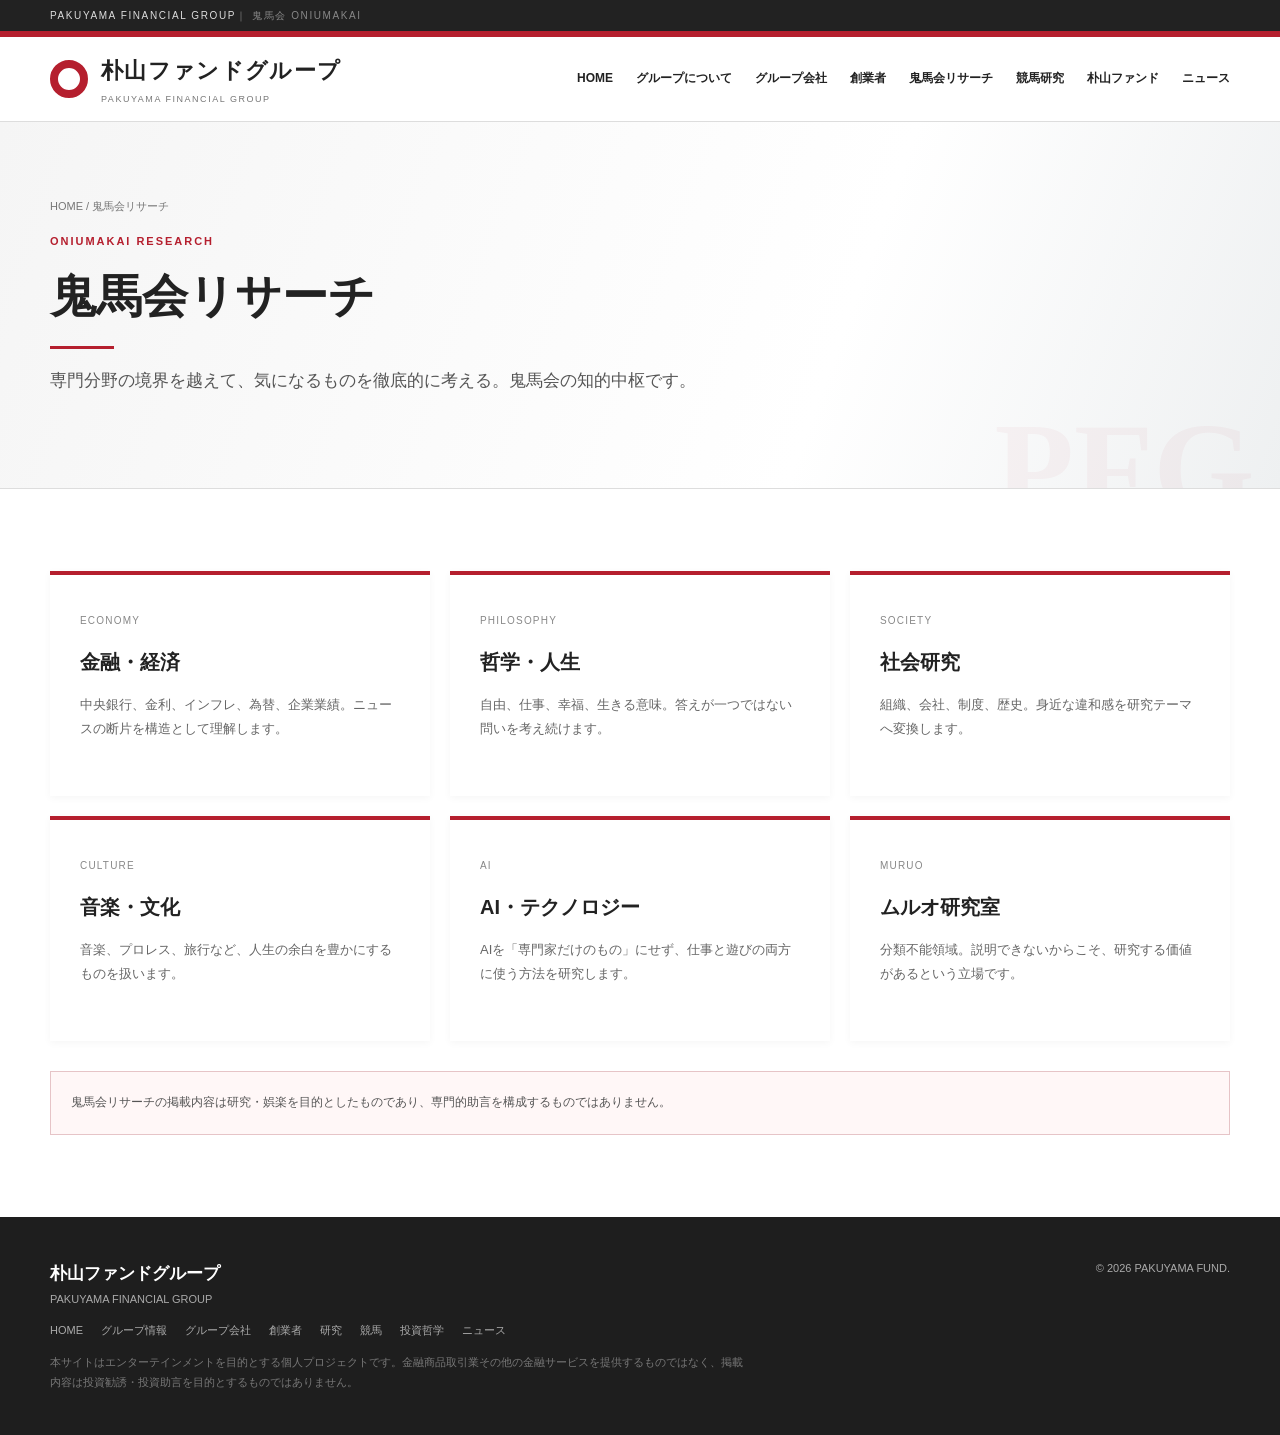
<file: research.html>
<!doctype html><html lang="ja"><head><meta charset="utf-8"><meta name="viewport" content="width=device-width,initial-scale=1"><title>鬼馬会リサーチ | 朴山ファンドグループ</title><link rel="stylesheet" href="style.css"></head><body><div class="corpbar"><div class="wrap">PAKUYAMA FINANCIAL GROUP <span>｜ 鬼馬会 ONIUMAKAI</span></div></div><div class="topline"></div><header><div class="wrap head"><a class="logo" href="index.html"><div class="mark"></div><div><strong>朴山ファンドグループ</strong><small>PAKUYAMA FINANCIAL GROUP</small></div></a><nav class="nav"><a href="index.html">HOME</a><a href="about.html">グループについて</a><a href="group.html">グループ会社</a><a href="founder.html">創業者</a><a href="research.html">鬼馬会リサーチ</a><a href="keiba.html">競馬研究</a><a href="fund.html">朴山ファンド</a><a href="news.html">ニュース</a></nav><div class="mobile">MENU</div></div></header><div class="page-hero"><div class="wrap"><div class="breadcrumb"><a href="index.html">HOME</a> / 鬼馬会リサーチ</div><div class="eyebrow">ONIUMAKAI RESEARCH</div><h1>鬼馬会リサーチ</h1><div class="page-accent"></div><p class="lead">専門分野の境界を越えて、気になるものを徹底的に考える。鬼馬会の知的中枢です。</p></div></div><main><section><div class="wrap"><div class="cards"><div class="card"><small>ECONOMY</small><h3>金融・経済</h3><p>中央銀行、金利、インフレ、為替、企業業績。ニュースの断片を構造として理解します。</p></div><div class="card"><small>PHILOSOPHY</small><h3>哲学・人生</h3><p>自由、仕事、幸福、生きる意味。答えが一つではない問いを考え続けます。</p></div><div class="card"><small>SOCIETY</small><h3>社会研究</h3><p>組織、会社、制度、歴史。身近な違和感を研究テーマへ変換します。</p></div><div class="card"><small>CULTURE</small><h3>音楽・文化</h3><p>音楽、プロレス、旅行など、人生の余白を豊かにするものを扱います。</p></div><div class="card"><small>AI</small><h3>AI・テクノロジー</h3><p>AIを「専門家だけのもの」にせず、仕事と遊びの両方に使う方法を研究します。</p></div><div class="card"><small>MURUO</small><h3>ムルオ研究室</h3><p>分類不能領域。説明できないからこそ、研究する価値があるという立場です。</p></div></div><div class="notice">鬼馬会リサーチの掲載内容は研究・娯楽を目的としたものであり、専門的助言を構成するものではありません。</div></div></section></main><footer><div class="wrap foot"><div><strong>朴山ファンドグループ</strong><div>PAKUYAMA FINANCIAL GROUP</div><div class="footnav"><a href="index.html">HOME</a><a href="about.html">グループ情報</a><a href="group.html">グループ会社</a><a href="founder.html">創業者</a><a href="research.html">研究</a><a href="keiba.html">競馬</a><a href="fund.html">投資哲学</a><a href="news.html">ニュース</a></div><div class="disc">本サイトはエンターテインメントを目的とする個人プロジェクトです。金融商品取引業その他の金融サービスを提供するものではなく、掲載内容は投資勧誘・投資助言を目的とするものではありません。</div></div><div>© 2026 PAKUYAMA FUND.</div></div></footer></body></html>
</file>
<file: style.css>
:root{--red:#b51f2e;--red2:#8d1723;--ink:#222;--muted:#686868;--line:#ddd;--soft:#f4f4f4;--deep:#282828}
*{box-sizing:border-box}html{scroll-behavior:smooth}body{margin:0;color:var(--ink);font-family:-apple-system,BlinkMacSystemFont,"Segoe UI","Noto Sans JP","Yu Gothic",sans-serif;line-height:1.8;background:#fff}a{text-decoration:none;color:inherit}.wrap{width:min(1180px,calc(100% - 42px));margin:auto}.topline{height:6px;background:var(--red)}header{background:#fff;border-bottom:1px solid var(--line);position:sticky;top:0;z-index:30}.head{min-height:84px;display:flex;align-items:center;justify-content:space-between;gap:25px}.logo{display:flex;align-items:center;gap:13px}.mark{width:38px;height:38px;border:8px solid var(--red);border-radius:50%}.logo strong{font-size:22px;letter-spacing:.06em}.logo small{display:block;color:#777;font-size:9px;letter-spacing:.17em}.nav{display:flex;gap:23px;font-size:12px;font-weight:700}.nav a:hover{color:var(--red)}.hero{background:linear-gradient(100deg,#f7f7f7,#fff 60%,#eee);border-bottom:1px solid var(--line);overflow:hidden;position:relative}.hero:after{content:"PFG";position:absolute;right:-35px;bottom:-110px;font-size:320px;font-weight:900;color:rgba(181,31,46,.045)}.hero-inner{min-height:530px;display:flex;align-items:center;position:relative;z-index:1}.eyebrow{font-size:11px;font-weight:800;color:var(--red);letter-spacing:.18em}h1{font-size:clamp(42px,6vw,68px);line-height:1.2;margin:17px 0 22px;font-weight:650}h2{font-size:30px;line-height:1.4}.lead{font-size:17px;color:#555;max-width:760px}.redline{width:62px;height:4px;background:var(--red);margin:27px 0}.quick{border-bottom:1px solid var(--line)}.quick-grid{display:grid;grid-template-columns:repeat(4,1fr)}.quick a{padding:22px;border-right:1px solid var(--line);font-size:13px;font-weight:700;display:flex;justify-content:space-between}.quick a:first-child{border-left:1px solid var(--line)}.quick span,.arrow{color:var(--red)}section{padding:82px 0}.sec-title{display:flex;justify-content:space-between;align-items:end;border-bottom:2px solid #333;padding-bottom:14px;margin-bottom:34px}.sec-title h2{margin:0}.sec-title small{color:#777;letter-spacing:.15em}.news-row{display:grid;grid-template-columns:145px 125px 1fr;gap:20px;padding:18px 4px;border-bottom:1px solid var(--line);font-size:14px}.tag{color:var(--red);font-size:10px;font-weight:800;border:1px solid #d9a5aa;text-align:center;padding:2px 6px;height:max-content}.soft{background:var(--soft)}.cards{display:grid;grid-template-columns:repeat(3,1fr);gap:20px}.card{background:#fff;border-top:4px solid var(--red);padding:30px;min-height:225px;box-shadow:0 2px 8px rgba(0,0,0,.04)}.card small{color:#888;font-size:10px;letter-spacing:.12em}.card h3{font-size:20px;margin:10px 0}.card p{font-size:13px;color:#666}.dark{background:#2d2d2d;color:#fff}.dark .sec-title{border-color:#777}.dark p{color:#ccc}.tiles{display:grid;grid-template-columns:repeat(4,1fr);gap:1px;background:#555;border:1px solid #555}.tile{background:#333;padding:27px;min-height:145px}.tile span{font-size:12px;color:#bbb}.message{display:grid;grid-template-columns:1.1fr .9fr;gap:65px}.quote{background:#fafafa;border-left:5px solid var(--red);padding:28px;font-size:18px;line-height:2}.profile{border-top:1px solid var(--line)}.row{display:grid;grid-template-columns:210px 1fr;padding:16px 18px;border-bottom:1px solid var(--line)}.row b{font-size:12px;color:#666}.page-hero{padding:75px 0;background:#f5f5f5;border-bottom:1px solid var(--line)}.page-hero h1{font-size:46px;margin-bottom:10px}.breadcrumb{font-size:11px;color:#777;margin-bottom:15px}.article{max-width:850px}.article h2{margin-top:50px;border-left:5px solid var(--red);padding-left:17px}.article h3{margin-top:35px}.article p{color:#4f4f4f}.principles{counter-reset:item}.principle{display:grid;grid-template-columns:65px 1fr;padding:24px 0;border-bottom:1px solid var(--line)}.principle .n{font-size:24px;color:var(--red);font-weight:700}.notice{background:#fff7f7;border:1px solid #e6c4c7;padding:20px;font-size:12px;color:#555;margin-top:30px}footer{background:#1e1e1e;color:#aaa;padding:42px 0;font-size:11px}.foot{display:flex;justify-content:space-between;gap:30px}.foot strong{color:#fff;font-size:17px}.footnav{display:flex;gap:18px;margin-top:12px;flex-wrap:wrap}.disc{max-width:700px;color:#777;margin-top:12px}.mobile{display:none}
@media(max-width:820px){.nav{display:none}.mobile{display:block;font-size:12px;color:#777}.head{min-height:68px}.logo strong{font-size:18px}.hero-inner{min-height:480px}.hero:after{font-size:180px;bottom:-45px}.quick-grid,.cards,.tiles{grid-template-columns:1fr}.quick a{border-left:1px solid var(--line);border-bottom:1px solid var(--line)}section{padding:60px 0}.news-row{grid-template-columns:95px 1fr}.news-row a{grid-column:1/-1}.message{grid-template-columns:1fr;gap:25px}.row{grid-template-columns:1fr;gap:4px}.foot{display:block}.page-hero h1{font-size:38px}}

.corpbar{background:#222;color:#ddd;font-size:10px;letter-spacing:.16em}.corpbar .wrap{height:31px;display:flex;align-items:center}.corpbar span{color:#888}
.hero.mega{min-height:620px;background:linear-gradient(110deg,#f7f7f7 0%,#fff 55%,#eceeef 100%);position:relative;overflow:hidden}
.hero.mega:before{content:"PFG";position:absolute;right:-30px;bottom:-105px;font:900 310px/1 Georgia,serif;color:rgba(181,31,46,.045);letter-spacing:-.08em}
.hero.mega h1{font-family:Georgia,"Yu Mincho",serif;font-weight:500;font-size:clamp(48px,6vw,76px)}
.group-message{background:#202b36;color:#fff;padding:62px 0}.group-message b{font-size:10px;letter-spacing:.22em;color:#d99aa2}.group-message h2{font-family:Georgia,"Yu Mincho",serif;font-weight:500;font-size:clamp(27px,4vw,42px);line-height:1.55;margin:10px 0}
.card{transition:.2s}.card:hover{transform:translateY(-3px);box-shadow:0 14px 35px rgba(0,0,0,.09)}
@media(max-width:800px){.corpbar{display:none}.hero.mega{min-height:540px}.hero.mega:before{font-size:180px;bottom:-45px}}

.page-accent{width:64px;height:3px;background:var(--red);margin-top:22px}
.page-hero{background:linear-gradient(110deg,#f5f5f5,#fff 65%,#eef0f1);position:relative;overflow:hidden}
.page-hero:after{content:"PFG";position:absolute;right:2%;bottom:-45px;font:900 130px/1 Georgia,serif;color:rgba(176,24,43,.04)}

.philosophy-box{margin:25px 0 55px;padding:42px 46px;background:#f7f5f2;border-top:4px solid var(--red)}
.philosophy-kicker,.ceo-title small{font-size:10px;font-weight:800;letter-spacing:.2em;color:var(--red)}
.philosophy-box h3,.ceo-title h3{font-family:Georgia,"Yu Mincho",serif;font-size:30px;line-height:1.55;font-weight:500;margin:10px 0 22px}
.philosophy-line{margin-top:28px;padding-top:22px;border-top:1px solid #d8d2ca;font-family:"Yu Mincho",serif;font-size:16px}
.ceo-message{margin:25px 0 60px;padding:10px 0 10px 34px;border-left:1px solid #bbb}
.ceo-message p{line-height:2.05}
.ceo-sign{margin-top:38px;text-align:right}.ceo-sign span{display:block;font-size:11px;color:#777}.ceo-sign b{display:block;margin-top:5px;font-family:"Yu Mincho",serif;font-size:21px;font-weight:500}
@media(max-width:800px){.philosophy-box{padding:28px 24px}.philosophy-box h3,.ceo-title h3{font-size:25px}.ceo-message{padding-left:20px}}

.founder-page{background:#fff}.founder-hero{padding:0;background:linear-gradient(110deg,#07111c,#13283b);color:#fff;overflow:hidden}.founder-grid{min-height:570px;display:grid;grid-template-columns:1.1fr .9fr;align-items:center;gap:60px}.founder-hero h1{font-family:"Yu Mincho",Georgia,serif;font-weight:500;font-size:58px;margin:15px 0}.founder-catch{font-family:"Yu Mincho",serif;font-size:34px;line-height:1.6}.founder-hero p:not(.founder-catch){color:#c7d0d7;max-width:650px}.founder-portrait{height:440px;border:1px solid rgba(255,255,255,.18);background:radial-gradient(circle at 50% 32%,#5d6670 0,#273544 30%,#0a131d 72%);display:flex;flex-direction:column;align-items:center;justify-content:center;box-shadow:0 30px 80px rgba(0,0,0,.35)}.portrait-monogram{width:180px;height:180px;border:1px solid #b89562;border-radius:50%;display:flex;align-items:center;justify-content:center;font:500 92px/1 "Yu Mincho",serif;color:#d9c29e}.portrait-caption{text-align:center;margin-top:30px;letter-spacing:.16em;font-size:10px;color:#aaa}.portrait-caption b{font-size:15px;color:#fff}.founder-quote{background:#f4efe6;padding:52px 0;border-bottom:1px solid #ded4c5}.founder-quote p{font:500 27px/1.8 "Yu Mincho",serif;margin:0}.founder-quote b{display:block;margin-top:12px;color:#7b6546}.history{margin:35px 0 70px;border-left:1px solid #bbb}.history-item{position:relative;padding:5px 0 32px 42px}.history-item:before{content:"";position:absolute;left:-6px;top:9px;width:11px;height:11px;border-radius:50%;background:#777}.history-item time{font-size:11px;font-weight:800;letter-spacing:.08em;color:#8c6b3f}.history-item h3{font:500 23px/1.4 "Yu Mincho",serif;margin:5px 0}.history-item p{margin:0}.history-item.highlight{background:#f8f4ed;padding:25px 28px 28px 42px}.history-item.highlight:before{background:var(--red)}.founder-profile{margin-top:65px;padding:42px;background:#101b26;color:#fff;display:grid;grid-template-columns:1fr 170px;gap:40px;align-items:center}.founder-profile small{color:#c8a36b;letter-spacing:.18em}.founder-profile p{color:#c7d0d7}.founder-seal{width:145px;height:145px;border:1px solid #c8a36b;border-radius:50%;display:flex;flex-direction:column;align-items:center;justify-content:center;font:600 35px Georgia,serif;color:#c8a36b}.founder-seal span{font-size:8px;letter-spacing:.18em;margin-top:5px}@media(max-width:820px){.founder-grid{grid-template-columns:1fr;min-height:auto;padding:70px 0}.founder-hero h1{font-size:44px}.founder-catch{font-size:27px}.founder-portrait{height:300px}.founder-profile{grid-template-columns:1fr}.founder-seal{display:none}}

.founder-portrait.photo{position:relative;overflow:hidden;background:#0b1117;min-height:500px}
.founder-portrait.photo img{display:block;width:100%;height:500px;object-fit:cover;object-position:center 18%;filter:saturate(.82) contrast(1.04)}
.founder-portrait.photo .portrait-caption{position:absolute;left:0;right:0;bottom:0;padding:22px 26px;color:#fff;background:linear-gradient(transparent,rgba(0,0,0,.88));font-size:11px;letter-spacing:.16em}
.founder-portrait.photo .portrait-caption b{font-size:15px;letter-spacing:.05em}
@media(max-width:800px){.founder-portrait.photo,.founder-portrait.photo img{min-height:0;height:390px}}

.group-intro{max-width:820px;margin-bottom:65px}.group-intro small{color:var(--red);font-weight:800;letter-spacing:.2em}.group-intro h2{font-family:"Yu Mincho",serif;font-size:35px;font-weight:500}.company-section{margin:65px 0}.company-section>h2{font-size:23px;border-bottom:2px solid #222;padding-bottom:13px}.company-grid{display:grid;grid-template-columns:repeat(2,1fr);gap:18px}.company-grid article{padding:28px;border:1px solid #ddd;background:#fff;min-height:190px}.company-grid article>b{font-size:10px;color:var(--red);letter-spacing:.14em}.company-grid h3{margin:8px 0;font-size:19px}.company-grid p{font-size:13px;color:#666}.company-grid .flagship{background:#182430;color:#fff;border-color:#182430}.company-grid .flagship p{color:#cbd2d8}.company-grid .flagship span{font-size:9px;letter-spacing:.14em;color:#d5a1a7}.security{padding:35px;background:#f2f4f5}@media(max-width:800px){.company-grid{grid-template-columns:1fr}.security{padding:22px}.group-intro h2{font-size:28px}}
</file>
